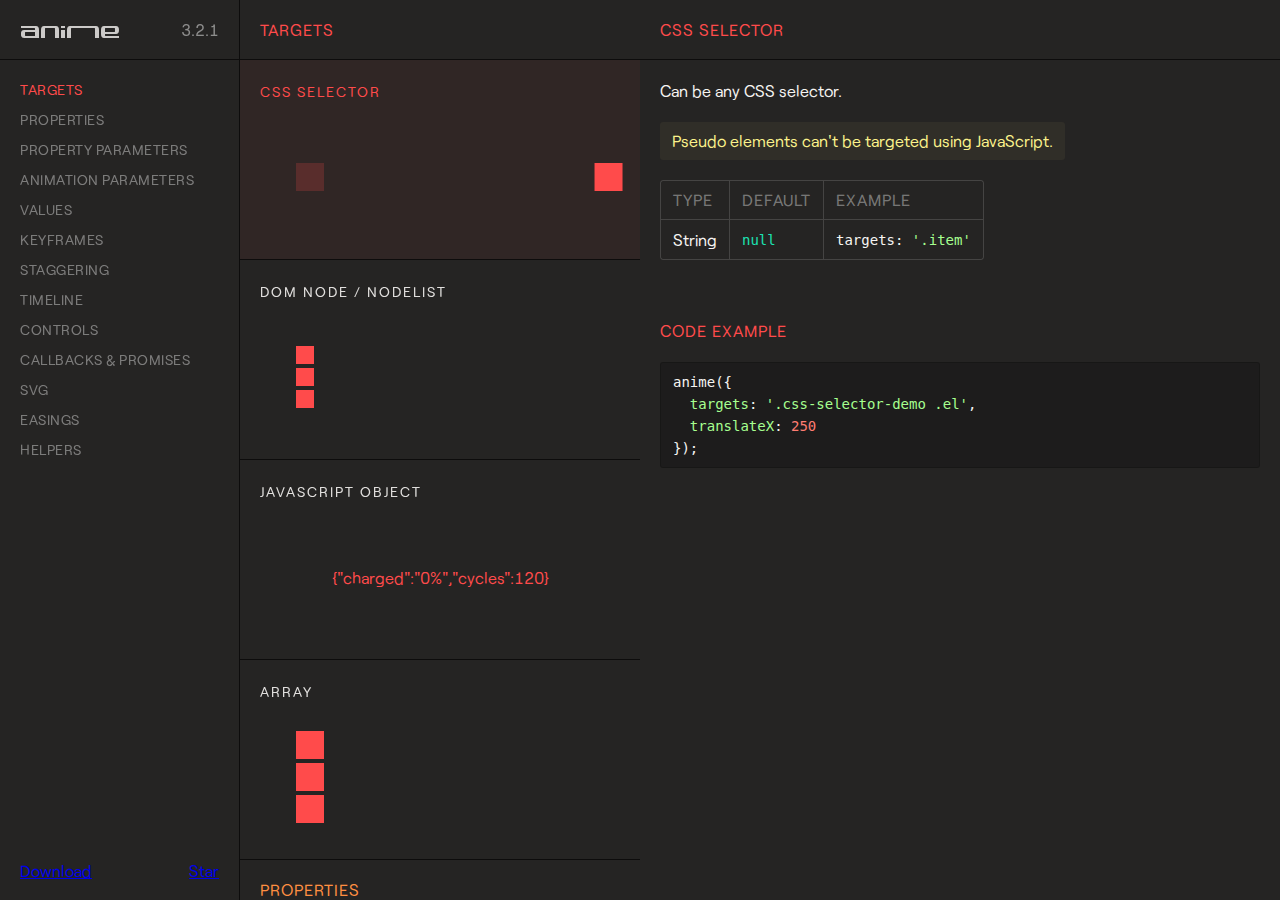
<file: GitHub/Portfolio/Site/assets/bower_components/animejs/documentation/index.html>
<!DOCTYPE html>
<html>
<head>
  <title>Documentation | anime.js</title>
  <meta charset="utf-8">
  <meta name="viewport" content="width=device-width, initial-scale=1, maximum-scale=1">

  <meta property="og:title" content="anime.js">
  <meta property="og:url" content="https://animejs.com">
  <meta property="og:description" content="Javascript animation engine">
  <meta property="og:image" content="https://animejs.com/documentation/assets/img/social-media-image.png">

  <meta name="twitter:card" content="summary_large_image">
  <meta name="twitter:site" content="@juliangarnier">
  <meta name="twitter:creator" content="@juliangarnier">
  <meta name="twitter:title" content="anime.js">
  <meta name="twitter:description" content="Javascript animation engine">
  <meta name="twitter:image" content="https://animejs.com/documentation/assets/img/social-media-image.png">

  <link rel="apple-touch-icon-precomposed" href="assets/img/apple-touch-icon.png">
  <link rel="icon" type="image/png" href="assets/img/favicon.png" >

  <link href="//cloud.typenetwork.com/projects/2160/fontface.css/" rel="stylesheet" type="text/css">

  <link href="assets/css/animejs.css" rel="stylesheet">
  <link href="assets/css/anime-theme.css" rel="stylesheet">
  <link href="assets/css/documentation.css" rel="stylesheet">

  <script src="../lib/anime.min.js"></script>
</head>
<body>
  <div class="content">
    <header class="header">
    <a class="logo" href="https://github.com/juliangarnier/anime/">
      <img class="anime-mini-logo" src="assets/img/anime-mini-logo.svg" />
      <span class="version-number"></span>
    </a>
    </header>
    <section class="pane sidebar">
      <nav class="navigation"></nav>
      <div class="sidebar-info">
        <a class="github-button" href="https://github.com/juliangarnier/anime/archive/master.zip" data-icon="octicon-cloud-download" aria-label="Download juliangarnier/anime on GitHub">Download</a>
        <a class="github-button" href="https://github.com/juliangarnier/anime" data-show-count="true" aria-label="Star juliangarnier/anime on GitHub">Star</a>
      </div>
    </section>
    <section class="pane demos">

<!-- TARGETS -->
<article id="targets" class="color-targets">
  <header>
    <h2 class="demos-title">Targets</h2>
  </header>

<div id="cssSelector" class="demo">
  <h3 class="demo-title">CSS Selector</h3>
  <div class="demo-description">
    <p>Can be any CSS selector.</p>
    <p class="bubble warning">Pseudo elements can't be targeted using JavaScript.</p>
    <table>
      <thead>
        <td>Type</td>
        <td>Default</td>
        <td>Example</td>
      </thead>
      <tr>
        <td>String</td>
        <td><code>null</code></td>
        <td><code>targets: '.item'</code></td>
      </tr>
    </table>
  </div>
  <div class="demo-content css-selector-demo">
    <div class="line">
      <div class="square shadow"></div>
      <div class="square el"></div>
    </div>
  </div>
  <script>var cssSelector = function() {
/*DEMO*/
anime({
  targets: '.css-selector-demo .el',
  translateX: 250
});
/*DEMO*/
}
  </script>

</div>

<div id="domNode" class="demo">
  <h3 class="demo-title">DOM Node / NodeList</h3>
  <div class="demo-description">
    <p>
      Can be any DOM Node or NodeList.
    </p>
    <table>
      <thead>
        <td>Type</td>
        <td>Default</td>
        <td>Example</td>
      </thead>
      <tr>
        <td>DOM Node</td>
        <td><code>null</code></td>
        <td><code>targets: el.querySelector('.item')</code></td>
      </tr>
      <tr>
        <td>NodeList</td>
        <td><code>null</code></td>
        <td><code>targets: el.querySelectorAll('.item')</code></td>
      </tr>
    </table>
  </div>
  <div class="demo-content dom-node-demo">
    <div class="line">
      <div class="small square shadow"></div>
      <div class="small square el"></div>
    </div>
    <div class="line">
      <div class="small square shadow"></div>
      <div class="small square el"></div>
    </div>
    <div class="line">
      <div class="small square shadow"></div>
      <div class="small square el"></div>
    </div>
  </div>
  <script>var domNode = function() {
/*DEMO*/
var elements = document.querySelectorAll('.dom-node-demo .el');

anime({
  targets: elements,
  translateX: 270
});
/*DEMO*/
}
  </script>
</div>

<div id="JSobject" class="demo">
  <h3 class="demo-title">JavaScript Object</h3>
  <div class="demo-description">
    <p>
      A JavaScript Object with at least one property containing a numerical value.
    </p>
    <table>
      <thead>
        <td>Type</td>
        <td>Default</td>
        <td>Example</td>
      </thead>
      <tr>
        <td>Object</td>
        <td><code>null</code></td>
        <td><code>targets: myObjectProp</code></td>
      </tr>
    </table>
  </div>
  <div class="demo-content">
    <pre class="battery-log">{"charged":"0%","cycles":120}</pre>
  </div>
  <script>var JSobject = function() {
/*DEMO*/
var logEl = document.querySelector('.battery-log');

var battery = {
  charged: '0%',
  cycles: 120
}

anime({
  targets: battery,
  charged: '100%',
  cycles: 130,
  round: 1,
  easing: 'linear',
  update: function() {
    logEl.innerHTML = JSON.stringify(battery);
  }
});
/*DEMO*/
}
  </script>
<script>
</script>
</div>

<div id="array" class="demo">
  <h3 class="demo-title">Array</h3>
  <div class="demo-description">
    <p>
      An array containing multiple targets.
    </p>
    <p class="bubble info">
      Accepts mixed types. E.g. <code>['.el', domNode, jsObject]</code>
    </p>
    <table>
      <thead>
        <td>Type</td>
        <td>Default</td>
        <td>Example</td>
      </thead>
      <tr>
        <td>Array</td>
        <td><code>null</code></td>
        <td><code>targets: ['.item', el.getElementById('#thing')]</code></td>
      </tr>
    </table>
  </div>
  <div class="demo-content mixed-array-demo">
    <div class="line">
      <div class="square shadow"></div>
      <div class="square el el-01"></div>
    </div>
    <div class="line">
      <div class="square shadow"></div>
      <div class="square el el-02"></div>
    </div>
    <div class="line">
      <div class="square shadow"></div>
      <div class="square el el-03"></div>
    </div>
  </div>
  <script>var array = function() {
/*DEMO*/
var el = document.querySelector('.mixed-array-demo .el-01');

anime({
  targets: [el, '.mixed-array-demo .el-02', '.mixed-array-demo .el-03'],
  translateX: 250
});
/*DEMO*/
}
  </script>

</div>

</article>
<!-- -->

<!-- ANIMATABLE PROPERTIES -->
<article id="properties" class="color-properties">
<header>
  <h2 class="demos-title">Properties</h2>
</header>

<div id="cssProperties" class="demo">
  <h3 class="demo-title">CSS Properties</h3>
  <div class="demo-description">
    <p>
      Any CSS properties can be animated.
    </p>
    <p class="bubble warning">
      Most CSS properties will cause layout changes or repaint, and will result in choppy animation.
      Prioritize opacity and CSS transforms as much as possible.
    </p>
    <p>More details about accepted values in the <a class="color-values" href="#unitlessValue">values</a> section.</p>
    <table>
      <thead>
        <td>Example</td>
        <td>value</td>
      </thead>
      <tr>
        <td><code>opacity</code></td>
        <td><code>.5</code></td>
      </tr>
      <tr>
        <td><code>left</code></td>
        <td><code>'100px'</code></td>
      </tr>
    </table>
  </div>
  <div class="demo-content css-prop-demo">
    <div class="large square shadow"></div>
    <div class="large square el"></div>
  </div>
  <script>var cssProperties = function() {
/*DEMO*/
anime({
  targets: '.css-prop-demo .el',
  left: '240px',
  backgroundColor: '#FFF',
  borderRadius: ['0%', '50%'],
  easing: 'easeInOutQuad'
});
/*DEMO*/
}
  </script>
</div>

<div id="CSStransforms" class="demo">
  <h3 class="demo-title">CSS Transforms</h3>
  <div class="demo-description">
    <p>
      Animate CSS transforms properties individually.
    </p>
    <p class="bubble info">
      It's possible to specify different timing for each transforms properties, more details in the <a class="color-prop-params" href="#specificPropParameters">specific property parameters</a> section.
    </p>
    <p>More details about accepted values in the <a class="color-values" href="#unitlessValue">values</a> section.</p>
    <table>
      <thead>
        <td>Valid properties</td>
        <td>Default unit</td>
      </thead>
      <tr><td><code>'translateX'</code></td><td><code>'px'</code></td></tr>
      <tr><td><code>'translateY'</code></td><td><code>'px'</code></td></tr>
      <tr><td><code>'translateZ'</code></td><td><code>'px'</code></td></tr>
      <tr><td><code>'rotate'</code></td><td><code>'deg'</code></td></tr>
      <tr><td><code>'rotateX'</code></td><td><code>'deg'</code></td></tr>
      <tr><td><code>'rotateY'</code></td><td><code>'deg'</code></td></tr>
      <tr><td><code>'rotateZ'</code></td><td><code>'deg'</code></td></tr>
      <tr><td><code>'scale'</code></td><td><code>—</code></td></tr>
      <tr><td><code>'scaleX'</code></td><td><code>—</code></td></tr>
      <tr><td><code>'scaleY'</code></td><td><code>—</code></td></tr>
      <tr><td><code>'scaleZ'</code></td><td><code>—</code></td></tr>
      <tr><td><code>'skew'</code></td><td><code>'deg'</code></td></tr>
      <tr><td><code>'skewX'</code></td><td><code>'deg'</code></td></tr>
      <tr><td><code>'skewY'</code></td><td><code>'deg'</code></td></tr>
      <tr><td><code>'perspective'</code></td><td><code>'px'</code></td></tr>
    </table>
  </div>
  <div class="demo-content css-transforms-demo">
    <div class="square shadow"></div>
    <div class="square el"></div>
  </div>
  <script>var CSStransforms = function() {
/*DEMO*/
anime({
  targets: '.css-transforms-demo .el',
  translateX: 250,
  scale: 2,
  rotate: '1turn'
});
/*DEMO*/
}
  </script>
</div>

<div id="JSobjProp" class="demo">
  <h3 class="demo-title">Object properties</h3>
  <div class="demo-description">
    <p>
      Any Object property containing a numerical value can be animated.<br>
      More details about accepted values in the <a class="color-values" href="#unitlessValue">values</a> section.
    </p>
    <table>
      <thead>
        <td>Example</td>
        <td>value</td>
      </thead>
      <tr>
        <td><code>prop1</code></td>
        <td><code>50</code></td>
      </tr>
      <tr>
        <td><code>'prop2'</code></td>
        <td><code>'100%'</code></td>
      </tr>
    </table>
  </div>
  <div class="demo-content">
    <pre class="js-object-log">{"prop1":0,"prop2":"0%"}</pre>
  </div>
  <script>var JSobjProp = function() {
/*DEMO*/
var objPropLogEl = document.querySelector('.js-object-log');

var myObject = {
  prop1: 0,
  prop2: '0%'
}

anime({
  targets: myObject,
  prop1: 50,
  prop2: '100%',
  easing: 'linear',
  round: 1,
  update: function() {
    objPropLogEl.innerHTML = JSON.stringify(myObject);
  }
});
/*DEMO*/
}
  </script>
</div>

<div id="domAttr" class="demo">
  <h3 class="demo-title">DOM Attributes</h3>
  <div class="demo-description">
    <p>
      Any DOM Attributes containing a numerical value can be animated.<br>
      More details about accepted values in the <a class="color-values" href="#unitlessValue">values</a> section.
    </p>
    <table>
      <thead>
        <td>Example</td>
        <td>value</td>
      </thead>
      <tr>
        <td><code>value</code></td>
        <td><code>1000</code></td>
      </tr>
      <tr>
        <td><code>volume</code></td>
        <td><code>0</code></td>
      </tr>
      <tr>
        <td><code>data-custom</code></td>
        <td><code>'3 dogs'</code></td>
      </tr>
    </table>
  </div>
  <div class="demo-content dom-attribute-demo">
    <input class="el text-output" value="0"></input>
  </div>
  <script>var domAttr = function() {
/*DEMO*/
anime({
  targets: '.dom-attribute-demo input',
  value: [0, 1000],
  round: 1,
  easing: 'easeInOutExpo'
});
/*DEMO*/
}
  </script>
</div>

<div id="svgAttr" class="demo">
  <h3 class="demo-title">SVG Attributes</h3>
  <div class="demo-description">
    <p>
      Like any other <a class="color-properties" href="#domAttr">DOM attributes</a>, all SVG attributes containing at least one numerical value can be animated.<br>
      More details about accepted values in the <a class="color-values" href="#unitlessValue">values</a> section and SVG animation in the <a class="color-svg" href="#motionPath">SVG</a> section.
    </p>
    <table>
      <thead>
        <td>Example</td>
        <td>value</td>
      </thead>
      <tr>
        <td><code>points</code></td>
        <td><code>'64 68.64 8.574 100 63.446 67.68 64 4 64.554 67.68 119.426 100'</code></td>
      </tr>
      <tr>
        <td><code>scale</code></td>
        <td><code>1</code></td>
      </tr>
      <tr>
        <td><code>baseFrequency</code></td>
        <td><code>0</code></td>
      </tr>
    </table>
  </div>
  <div class="demo-content align-center svg-attributes-demo">
<svg width="128" height="128" viewBox="0 0 128 128">
  <filter id="displacementFilter">
    <feTurbulence type="turbulence" baseFrequency=".05" numOctaves="2" result="turbulence"/>
    <feDisplacementMap in2="turbulence" in="SourceGraphic" scale="15" xChannelSelector="R" yChannelSelector="G"/>
  </filter>
  <polygon points="64 68.64 8.574 100 63.446 67.68 64 4 64.554 67.68 119.426 100" style="filter: url(#displacementFilter)" fill="currentColor"/>
</svg>
  </div>
  <script>var svgAttr = function() {
  // Needed to reset demo
  var polyEl = document.querySelector('.svg-attributes-demo polygon');
  var feTurbulenceEl = document.querySelector('feTurbulence');
  var feDisplacementMap = document.querySelector('feDisplacementMap');
  polyEl.setAttribute('points', '64 68.64 8.574 100 63.446 67.68 64 4 64.554 67.68 119.426 100');
  feTurbulenceEl.setAttribute('baseFrequency', '.05');
  feDisplacementMap.setAttribute('scale', '15');
/*DEMO*/
anime({
  targets: ['.svg-attributes-demo polygon', 'feTurbulence', 'feDisplacementMap'],
  points: '64 128 8.574 96 8.574 32 64 0 119.426 32 119.426 96',
  baseFrequency: 0,
  scale: 1,
  loop: true,
  direction: 'alternate',
  easing: 'easeInOutExpo'
});
/*DEMO*/
}
  </script>

</div>

</article>
<!-- -->

<!-- PROPERTY PARAMETERS -->
<article id="propertyParameters" class="color-prop-params">
  <header>
    <h2 class="demos-title">Property parameters</h2>
  </header>

<div id="duration" class="demo">
  <h3 class="demo-title">Duration</h3>
  <div class="demo-description">
    <p>
      Defines the duration in milliseconds of the animation.
    </p>
    <table>
      <thead>
        <td>Type</td>
        <td>Default</td>
        <td>Example</td>
      </thead>
      <tr>
        <td>Number</td>
        <td><code>1000</code></td>
        <td><code>3000</code></td>
      </tr>
      <tr>
        <td>anime.stagger</td>
        <td>See <a class="color-staggering" href="#staggeringBasics">staggering</a> section</td>
        <td><code>anime.stagger(150)</code></td>
      </tr>
      <tr>
        <td>Function</td>
        <td>See <a class="color-prop-params" href="#functionBasedParameters">function based parameters</a> section</td>
        <td><code>(el, i) => i * 150</code></td>
      </tr>
    </table>
  </div>
  <div class="demo-content duration-demo">
    <div class="label">3000 ms</div>
    <div class="square shadow"></div>
    <div class="square el"></div>
  </div>
  <script>var duration = function() {
/*DEMO*/
anime({
  targets: '.duration-demo .el',
  translateX: 250,
  duration: 3000
});
/*DEMO*/
}
  </script>
</div>

<div id="delay" class="demo">
  <h3 class="demo-title">Delay</h3>
  <div class="demo-description">
    <p>
      Defines the delay in milliseconds of the animation.
    </p>
    <table>
      <thead>
        <td>Type</td>
        <td>Default</td>
        <td>Example</td>
      </thead>
      <tr>
        <td>Number</td>
        <td><code>0</code></td>
        <td><code>1000</code></td>
      </tr>
      <tr>
        <td>anime.stagger</td>
        <td>See <a class="color-staggering" href="#staggeringBasics">staggering</a> section</td>
        <td><code>anime.stagger(150)</code></td>
      </tr>
      <tr>
        <td>Function</td>
        <td>See <a class="color-prop-params" href="#functionBasedParameters">function based parameters</a> section</td>
        <td><code>(el, i) => i * 150</code></td>
      </tr>
    </table>
  </div>
  <div class="demo-content delay-demo">
    <div class="label">1000 ms</div>
    <div class="square shadow"></div>
    <div class="square el"></div>
  </div>
  <script>var delay = function() {
/*DEMO*/
anime({
  targets: '.delay-demo .el',
  translateX: 250,
  delay: 1000
});
/*DEMO*/
}
  </script>
</div>

<div id="endDelay" class="demo">
  <h3 class="demo-title">end delay</h3>
  <div class="demo-description">
    <p>
      Adds some extra time in milliseconds at the end of the animation.
    </p>
    <table>
      <thead>
        <td>Type</td>
        <td>Default</td>
        <td>Example</td>
      </thead>
      <tr>
        <td>Number</td>
        <td><code>0</code></td>
        <td><code>1000</code></td>
      </tr>
      <tr>
        <td>anime.stagger</td>
        <td>See <a class="color-staggering" href="#staggeringBasics">staggering</a> section</td>
        <td><code>anime.stagger(150)</code></td>
      </tr>
      <tr>
        <td>Function</td>
        <td>See <a class="color-prop-params" href="#functionBasedParameters">function based parameters</a> section</td>
        <td><code>(el, i) => i * 150</code></td>
      </tr>
    </table>
  </div>
  <div class="demo-content end-delay-demo">
    <div class="label">1000 ms</div>
    <div class="square shadow"></div>
    <div class="square el"></div>
  </div>
  <script>var endDelay = function() {
/*DEMO*/
anime({
  targets: '.end-delay-demo .el',
  translateX: 250,
  endDelay: 1000,
  direction: 'alternate'
});
/*DEMO*/
}
  </script>

</div>

<div id="easing" class="demo">
  <h3 class="demo-title">Easing</h3>
  <div class="demo-description">
    <p>
      Defines the timing function of the animation.
    </p>
    <p class="bubble info">
      Check out the <a class="color-easings" href="#linearEasing">easings</a> section for a complete list of available easing and parameters.
    </p>
    <table>
      <thead>
        <td>Type</td>
        <td>Default</td>
        <td>Example</td>
      </thead>
      <tr>
        <td>String</td>
        <td><code>'easeOutElastic(1, .5)'</code></td>
        <td><code>easing: 'easeInOutQuad'</code></td>
      </tr>
    </table>
  </div>
  <div class="demo-content easing-demo">
    <div class="label">easeInOutExpo</div>
    <div class="square shadow"></div>
    <div class="square el"></div>
  </div>
  <script>var easing = function() {
/*DEMO*/
anime({
  targets: '.easing-demo .el',
  translateX: 250,
  easing: 'easeInOutExpo'
});
/*DEMO*/
}
  </script>

</div>

<div id="round" class="demo">
  <h3 class="demo-title">Round</h3>
  <div class="demo-description">
    <p>
      Rounds up the value to x decimals.
    </p>
    <table>
      <thead>
        <td>Type</td>
        <td>Default</td>
        <td>Example</td>
      </thead>
      <tr>
        <td>Number</td>
        <td><code>0</code></td>
        <td><code>round: 10</code></td>
      </tr>
    </table>
  </div>
  <div class="demo-content">
    <pre class="round-log">0</pre>
  </div>
  <script>var round = function() {
/*DEMO*/
var roundLogEl = document.querySelector('.round-log');

anime({
  targets: roundLogEl,
  innerHTML: [0, 10000],
  easing: 'linear',
  round: 10 // Will round the animated value to 1 decimal
});
/*DEMO*/
}
  </script>
</div>

<div id="specificPropParameters" class="demo">
  <h3 class="demo-title">Specific property parameters</h3>
  <div class="demo-description">
    <p>
      Defines specific parameters to each property of the animation using an Object as value.<br>
      Other properties that aren't specified in the Object are inheritted from the main animation.
    </p>
    <table>
      <thead>
        <td>Type</td>
        <td>Example</td>
      </thead>
      <tr>
        <td>Object</td>
<td><code>rotate: {
  value: 360,
  duration: 1800,
  easing: 'easeInOutSine'
}</code></td>
      </tr>
    </table>
  </div>
  <div class="demo-content specific-prop-params-demo">
    <div class="square shadow"></div>
    <div class="square el"></div>
  </div>
  <script>var specificPropParameters = function() {
/*DEMO*/
anime({
  targets: '.specific-prop-params-demo .el',
  translateX: {
    value: 250,
    duration: 800
  },
  rotate: {
    value: 360,
    duration: 1800,
    easing: 'easeInOutSine'
  },
  scale: {
    value: 2,
    duration: 1600,
    delay: 800,
    easing: 'easeInOutQuart'
  },
  delay: 250 // All properties except 'scale' inherit 250ms delay
});
/*DEMO*/
}
  </script>

</div>

<div id="functionBasedParameters" class="demo">
  <h3 class="demo-title">Function based parameters</h3>
  <div class="demo-description">
    <p>
      Get different values for every target and property of the animation.
    </p>
    <p>
      The function accepts 3 arguments:
    </p>
    <table>
      <thead>
        <td>Arguments</td>
        <td>Infos</td>
      </thead>
      <tr>
        <td><code>target</code></td>
        <td>The curent animated targeted element</td>
      </tr>
      <tr>
        <td><code>index</code></td>
        <td>The index of the animated targeted element</td>
      </tr>
      <tr>
        <td><code>targetsLength</code></td>
        <td>The total number of animated targets</td>
      </tr>
    </table>
    <p class="bubble info">
      See <a class="color-staggering" href="#staggeringBasics">staggering</a> section for easier values manipulation.
    </p>
  </div>
  <div class="demo-content function-based-params-demo">
    <div class="line">
      <div class="small label">delay = 0 * 100</div>
      <div class="small square shadow"></div>
      <div class="small square el"></div>
    </div>
    <div class="line">
      <div class="small label">delay = 1 * 100</div>
      <div class="small square shadow"></div>
      <div class="small square el"></div>
    </div>
    <div class="line">
      <div class="small label">delay = 2 * 100</div>
      <div class="small square shadow"></div>
      <div class="small square el"></div>
    </div>
  </div>
  <script>var functionBasedParameters = function() {
/*DEMO*/
anime({
  targets: '.function-based-params-demo .el',
  translateX: 270,
  direction: 'alternate',
  loop: true,
  delay: function(el, i, l) {
    return i * 100;
  },
  endDelay: function(el, i, l) {
    return (l - i) * 100;
  }
});
/*DEMO*/
}
  </script>

</div>

</article>
<!-- -->

<!-- ANIMATION PARAMETERS -->
<article id="animationParameters" class="color-anim-params">
  <header>
    <h2 class="demos-title">Animation parameters</h2>
  </header>

<div id="direction" class="demo">
  <h3 class="demo-title">Direction</h3>
  <div class="demo-description">
    <p>
      Defines the direction of the animation.
    </p>
    <table>
      <thead>
        <td>Accepts</td>
        <td>Infos</td>
      </thead>
      <tr>
        <td><code>'normal'</code></td>
        <td>Animation progress goes from 0 to 100%</td>
      </tr>
      <tr>
        <td><code>'reverse'</code></td>
        <td>Animation progress goes from 100% to 0%</td>
      </tr>
      <tr>
        <td><code>'alternate'</code></td>
        <td>Animation progress goes from 0% to 100% then goes back to 0%</td>
      </tr>
    </table>
  </div>
  <div class="demo-content">
    <div class="line">
      <div class="label">normal</div>
      <div class="square shadow"></div>
      <div class="square el dir-normal"></div>
    </div>
    <div class="line">
      <div class="label">reverse</div>
      <div class="square shadow"></div>
      <div class="square el dir-reverse"></div>
    </div>
    <div class="line">
      <div class="label">alternate</div>
      <div class="square shadow"></div>
      <div class="square el dir-alternate"></div>
    </div>
  </div>
  <script>var direction = function() {
/*DEMO*/
anime({
  targets: '.dir-normal',
  translateX: 250,
  easing: 'easeInOutSine'
});

anime({
  targets: '.dir-reverse',
  translateX: 250,
  direction: 'reverse',
  easing: 'easeInOutSine'
});

anime({
  targets: '.dir-alternate',
  translateX: 250,
  direction: 'alternate',
  easing: 'easeInOutSine'
});
/*DEMO*/
}
  </script>

</div>

<div id="loop" class="demo">
  <h3 class="demo-title">Loop</h3>
  <div class="demo-description">
    <p>
      Defines the number of iterations of your animation.
    </p>
    <table>
      <thead>
        <td>Accepts</td>
        <td>Infos</td>
      </thead>
      <tr>
        <td><code>Number</code></td>
        <td>The number of iterations</td>
      </tr>
      <tr>
        <td><code>true</code></td>
        <td>Loop indefinitely</td>
      </tr>
    </table>
  </div>
  <div class="demo-content">
    <div class="line">
      <div class="small label">normal 3 times</div>
      <div class="small square shadow"></div>
      <div class="small square el loop"></div>
    </div>
    <div class="line">
      <div class="small label">reverse 3 times</div>
      <div class="small square shadow"></div>
      <div class="small square el loop-reverse"></div>
    </div>
    <div class="line">
      <div class="small label">alternate 3 times</div>
      <div class="small square shadow"></div>
      <div class="small square el loop-alternate"></div>
    </div>
    <div class="line">
      <div class="small label">normal inifinite</div>
      <div class="small square shadow"></div>
      <div class="small square el loop-infinity"></div>
    </div>
    <div class="line">
      <div class="small label">inifinite reverse</div>
      <div class="small square shadow"></div>
      <div class="small square el loop-reverse-infinity"></div>
    </div>
    <div class="line">
      <div class="small label">inifinite alternate</div>
      <div class="small square shadow"></div>
      <div class="small square el loop-alternate-infinity"></div>
    </div>
  </div>
  <script>var loop = function() {
/*DEMO*/
anime({
  targets: '.loop',
  translateX: 270,
  loop: 3,
  easing: 'easeInOutSine'
});

anime({
  targets: '.loop-infinity',
  translateX: 270,
  loop: true,
  easing: 'easeInOutSine'
});

anime({
  targets: '.loop-reverse',
  translateX: 270,
  loop: 3,
  direction: 'reverse',
  easing: 'easeInOutSine'
});

anime({
  targets: '.loop-reverse-infinity',
  translateX: 270,
  direction: 'reverse',
  loop: true,
  easing: 'easeInOutSine'
});

anime({
  targets: '.loop-alternate',
  translateX: 270,
  loop: 3,
  direction: 'alternate',
  easing: 'easeInOutSine'
});

anime({
  targets: '.loop-alternate-infinity',
  translateX: 270,
  direction: 'alternate',
  loop: true,
  easing: 'easeInOutSine'
});
/*DEMO*/
}
  </script>
</div>

<div id="autoplay" class="demo">
  <h3 class="demo-title">Autoplay</h3>
  <div class="demo-description">
    <p>
      Defines if the animation should automatically starts or not.
    </p>
    <table>
      <thead>
        <td>Accepts</td>
        <td>Infos</td>
      </thead>
      <tr>
        <td><code>true</code></td>
        <td>Automatically starts the animation</td>
      </tr>
      <tr>
        <td><code>false</code></td>
        <td>Animation is paused by default</td>
      </tr>
    </table>
  </div>
  <div class="demo-content">
    <div class="line">
      <div class="label">autoplay: true</div>
      <div class="square shadow"></div>
      <div class="square el autoplay-true"></div>
    </div>
    <div class="line">
      <div class="label">autoplay: false</div>
      <div class="square shadow"></div>
      <div class="square el autoplay-false"></div>
    </div>
  </div>
  <script>var autoplay = function() {
/*DEMO*/
anime({
  targets: '.autoplay-true',
  translateX: 250,
  autoplay: true,
  easing: 'easeInOutSine'
});

anime({
  targets: '.autoplay-false',
  translateX: 250,
  autoplay: false,
  easing: 'easeInOutSine'
});
/*DEMO*/
}
  </script>
</div>

</article>
<!-- -->

<!-- VALUES -->
<article id="values" class="color-values">
<header>
  <h2 class="demos-title">Values</h2>
</header>

<div id="unitlessValue" class="demo">
  <h3 class="demo-title">Unitless</h3>
  <div class="demo-description">
    <p>
      If the original value has a unit, it will be automatically added to the animated value.
    </p>
    <table>
      <thead>
        <td>Type</td>
        <td>Example</td>
      </thead>
      <tr>
        <td>Number</td>
        <td><code>translateX: 250</code></td>
      </tr>
    </table>
  </div>
  <div class="demo-content unitless-values-demo">
    <div class="circle shadow"></div>
    <div class="circle el"></div>
  </div>
  <script>var unitlessValue = function() {
/*DEMO*/
anime({
  targets: '.unitless-values-demo .el',
  translateX: 250, // -> '250px'
  rotate: 540 // -> '540deg'
});
/*DEMO*/
}
  </script>

</div>

<div id="specificUnitValue" class="demo">
  <h3 class="demo-title">Specific unit</h3>
  <div class="demo-description">
    <p>
      Forces the animation to use a certain unit and will automatically convert the initial target value.
    </p>
    <p class="bubble warning">
      Conversion accuracy can vary depending of the unit used.<br>
      You can also define the initial value of the animation directly using an array, see the <a href="#fromToValues" class="color-values">from to values</a> section.
    </p>
    <table>
      <thead>
        <td>Type</td>
        <td>Example</td>
      </thead>
      <tr>
        <td>String</td>
        <td><code>width: '100%'</code></td>
      </tr>
    </table>
  </div>
  <div class="demo-content specific-unit-values-demo">
    <div class="square shadow"></div>
    <div class="square el"></div>
  </div>
  <script>var specificUnitValue = function() {
/*DEMO*/
anime({
  targets: '.specific-unit-values-demo .el',
  width: '100%', // -> from '28px' to '100%',
  easing: 'easeInOutQuad',
  direction: 'alternate',
  loop: true
});
/*DEMO*/
}
  </script>

</div>

<div id="relativeValues" class="demo">
  <h3 class="demo-title">Relative</h3>
  <div class="demo-description">
    <p>
      Adds, substracts or multiplies the original value.
    </p>
    <table>
      <thead>
        <td>Accepts</td>
        <td>Effect</td>
        <td>Example</td>
      </thead>
      <tr>
        <td><code>'+='</code></td>
        <td>Add</td>
        <td><code>'+=100'</code></td>
      </tr>
      <tr>
        <td><code>'-='</code></td>
        <td>Substract</td>
        <td><code>'-=2turn'</code></td>
      </tr>
      <tr>
        <td><code>'*='</code></td>
        <td>Multiply</td>
        <td><code>'*=10'</code></td>
      </tr>
    </table>
  </div>
  <div class="demo-content">
    <div class="circle shadow"></div>
    <div class="circle el relative-values"></div>
  </div>
  <script>var relativeValues = function() {
/*DEMO*/
var relativeEl = document.querySelector('.el.relative-values');
relativeEl.style.transform = 'translateX(100px)';

anime({
  targets: '.el.relative-values',
  translateX: {
    value: '*=2.5', // 100px * 2.5 = '250px'
    duration: 1000
  },
  width: {
    value: '-=20px', // 28 - 20 = '8px'
    duration: 1800,
    easing: 'easeInOutSine'
  },
  rotate: {
    value: '+=2turn', // 0 + 2 = '2turn'
    duration: 1800,
    easing: 'easeInOutSine'
  },
  direction: 'alternate'
});
/*DEMO*/
}
  </script>

</div>

<div id="colors" class="demo">
  <h3 class="demo-title">Colors</h3>
  <div class="demo-description">
    <p>
      <i>anime.js</i> accepts and converts Hexadecimal, RGB, RGBA, HSL, and HSLA color values.
    </p>
    <p class="bubble warning">
      CSS color codes ( e.g. : <code>'red', 'yellow', 'aqua'</code> ) are not supported.
    </p>
    <table>
      <thead>
        <td>Accepts</td>
        <td>Example</td>
      </thead>
      <tr>
        <td>Hexadecimal</td>
        <td><code>'#FFF'</code> or <code>'#FFFFFF'</code></td>
      </tr>
      <tr>
        <td>RGB</td>
        <td><code>'rgb(255, 255, 255)'</code></td>
      </tr>
      <tr>
        <td>RGBA</td>
        <td><code>'rgba(255, 255, 255, .2)'</code></td>
      </tr>
      <tr>
        <td>HSL</td>
        <td><code>'hsl(0, 100%, 100%)'</code></td>
      </tr>
      <tr>
        <td>HSLA</td>
        <td><code>'hsla(0, 100%, 100%, .2)'</code></td>
      </tr>
    </table>
  </div>
  <div class="demo-content colors-demo">
    <div class="line">
      <div class="small label">HEX</div>
      <div class="small circle shadow"></div>
      <div class="small circle el color-hex"></div>
    </div>
    <div class="line">
      <div class="small label">RGB</div>
      <div class="small circle shadow"></div>
      <div class="small circle el color-rgb"></div>
    </div>
    <div class="line">
      <div class="small label">HSL</div>
      <div class="small circle shadow"></div>
      <div class="small circle el color-hsl"></div>
    </div>
    <div class="line">
      <div class="small label">RGBA</div>
      <div class="small circle shadow"></div>
      <div class="small circle el color-rgba"></div>
    </div>
    <div class="line">
      <div class="small label">HSLA</div>
      <div class="small circle shadow"></div>
      <div class="small circle el color-hsla"></div>
    </div>
  </div>
  <script>var colors = function() {
/*DEMO*/
var colorsExamples = anime.timeline({
  endDelay: 1000,
  easing: 'easeInOutQuad',
  direction: 'alternate',
  loop: true
})
.add({ targets: '.color-hex',  background: '#FFF' }, 0)
.add({ targets: '.color-rgb',  background: 'rgb(255,255,255)' }, 0)
.add({ targets: '.color-hsl',  background: 'hsl(0, 100%, 100%)' }, 0)
.add({ targets: '.color-rgba', background: 'rgba(255,255,255, .2)' }, 0)
.add({ targets: '.color-hsla', background: 'hsla(0, 100%, 100%, .2)' }, 0)
.add({ targets: '.colors-demo .el', translateX: 270 }, 0);
/*DEMO*/
}
  </script>

</div>

<div id="fromToValues" class="demo">
  <h3 class="demo-title">From To</h3>
  <div class="demo-description">
    <p>
      Forces the animation to start at a specified value.
    </p>
    <table>
      <thead>
        <td>Type</td>
        <td>Example</td>
      </thead>
      <tr>
        <td><code>Array</code></td>
        <td><code>['50%', '100%']</code></td>
      </tr>
    </table>
  </div>
  <div class="demo-content">
    <div class="circle shadow"></div>
    <div class="circle el from-to-values"></div>
  </div>
  <script>var fromToValues = function() {
/*DEMO*/
anime({
  targets: '.el.from-to-values',
  translateX: [100, 250], // from 100 to 250
  delay: 500,
  direction: 'alternate',
  loop: true
});
/*DEMO*/
}
  </script>

</div>

<div id="functionBasedPropVal" class="demo">
  <h3 class="demo-title">Function based values</h3>
  <div class="demo-description">
    <p>
      Get different values for every target and property of the animation.
    </p>
    <p>
      The function accepts 3 arguments:
    </p>
    <table>
      <thead>
        <td>Arguments</td>
        <td>Infos</td>
      </thead>
      <tr>
        <td><code>target</code></td>
        <td>The curently animated targeted element</td>
      </tr>
      <tr>
        <td><code>index</code></td>
        <td>The index of the animated targeted element</td>
      </tr>
      <tr>
        <td><code>targetsLength</code></td>
        <td>The total number of animated targets</td>
      </tr>
    </table>
  </div>
  <div class="demo-content function-based-values-demo">
    <div class="line">
      <div class="small circle shadow"></div>
      <div data-x="170" class="small circle el"></div>
    </div>
    <div class="line">
      <div class="small circle shadow"></div>
      <div data-x="80" class="small circle el"></div>
    </div>
    <div class="line">
      <div class="small circle shadow"></div>
      <div data-x="270" class="small circle el"></div>
    </div>
  </div>
  <script>var functionBasedPropVal = function() {
/*DEMO*/
anime({
  targets: '.function-based-values-demo .el',
  translateX: function(el) {
    return el.getAttribute('data-x');
  },
  translateY: function(el, i) {
    return 50 + (-50 * i);
  },
  scale: function(el, i, l) {
    return (l - i) + .25;
  },
  rotate: function() { return anime.random(-360, 360); },
  borderRadius: function() { return ['50%', anime.random(10, 35) + '%']; },
  duration: function() { return anime.random(1200, 1800); },
  delay: function() { return anime.random(0, 400); },
  direction: 'alternate',
  loop: true
});
/*DEMO*/
}
  </script>

</div>

</article>
<!-- -->

<!-- KEYFRAMES -->
<article id="keyframes" class="color-keyframes">
<header>
  <h2 class="demos-title">Keyframes</h2>
</header>

<div id="animationKeyframes" class="demo">
  <h3 class="demo-title">Animation keyframes</h3>
  <div class="demo-description">
    <p>
      Animation keyframes are defined using an Array, within the <code>keyframes</code> property.
    </p>
    <p class="bubble info">
      If there is no duration specified inside the keyframes, each keyframe duration will be equal to the animation's total duration divided by the number of keyframes.
    </p>
    <table>
      <thead>
        <td>Type</td>
        <td>Example</td>
      </thead>
      <tr>
        <td><code>Array</code></td>
        <td><code>[
  {value: 100, easing: 'easeOutExpo'},
  {value: 200, delay: 500},
  {value: 300, duration: 1000}
]</code></td>
      </tr>
    </table>
  </div>
  <div class="demo-content animation-keyframes-demo">
    <div class="circle shadow"></div>
    <div class="circle el keyframes"></div>
  </div>
  <script>var animationKeyframes = function() {
/*DEMO*/
anime({
  targets: '.animation-keyframes-demo .el',
  keyframes: [
    {translateY: -40},
    {translateX: 250},
    {translateY: 40},
    {translateX: 0},
    {translateY: 0}
  ],
  duration: 4000,
  easing: 'easeOutElastic(1, .8)',
  loop: true
});
/*DEMO*/
}
  </script>
</div>

<div id="propertyKeyframes" class="demo">
  <h3 class="demo-title">Property keyframes</h3>
  <div class="demo-description">
    <p>
      Similar to <a class="color-keyframes" href="#animationKeyframes">animation keyframes</a>, property keyframes are defined using an Array of property Object. Property keyframes allow overlapping animations since each property have its own keyframes array.
    </p>
    <p class="bubble info">
      If there is no duration specified inside the keyframes, each keyframe duration will be equal to the animation's total duration divided by the number of keyframes.
    </p>
    <table>
      <thead>
        <td>Type</td>
        <td>Example</td>
      </thead>
      <tr>
        <td><code>Array</code></td>
        <td><code>[
  {value: 100, easing: 'easeOutExpo'},
  {value: 200, delay: 500},
  {value: 300, duration: 1000}
]</code></td>
      </tr>
    </table>
  </div>
  <div class="demo-content property-keyframes-demo">
    <div class="circle shadow"></div>
    <div class="circle el keyframes"></div>
  </div>
  <script>var propertyKeyframes = function() {
/*DEMO*/
anime({
  targets: '.property-keyframes-demo .el',
  translateX: [
    { value: 250, duration: 1000, delay: 500 },
    { value: 0, duration: 1000, delay: 500 }
  ],
  translateY: [
    { value: -40, duration: 500 },
    { value: 40, duration: 500, delay: 1000 },
    { value: 0, duration: 500, delay: 1000 }
  ],
  scaleX: [
    { value: 4, duration: 100, delay: 500, easing: 'easeOutExpo' },
    { value: 1, duration: 900 },
    { value: 4, duration: 100, delay: 500, easing: 'easeOutExpo' },
    { value: 1, duration: 900 }
  ],
  scaleY: [
    { value: [1.75, 1], duration: 500 },
    { value: 2, duration: 50, delay: 1000, easing: 'easeOutExpo' },
    { value: 1, duration: 450 },
    { value: 1.75, duration: 50, delay: 1000, easing: 'easeOutExpo' },
    { value: 1, duration: 450 }
  ],
  easing: 'easeOutElastic(1, .8)',
  loop: true
});
/*DEMO*/
}
  </script>
</div>

</article>
<!-- -->

<!-- STAGGERING -->
<article id="staggering" class="color-staggering">
<header>
  <h2 class="demos-title">Staggering</h2>
</header>

<div id="staggeringBasics" class="demo">
  <h3 class="demo-title">Staggering basics</h3>
  <div class="demo-description">
    <p>
      Staggering allows you to animate multiple elements with <a href="https://en.wikipedia.org/wiki/Follow_through_and_overlapping_action">follow through and overlapping action</a>.
    </p>
    <pre><code>anime.stagger(value, options)</code></pre>
    <table>
      <thead>
        <td>Arguments</td>
        <td>Type</td>
        <td>Info</td>
        <td>Required</td>
      </thead>
      <tr>
        <td>Value</td>
        <td><code>Number</code>, <code>String</code>, <code>Array</code></td>
        <td>The manipulated value(s)</td>
        <td>Yes</td>
      </tr>
      <tr>
        <td>Options</td>
        <td><code>Object</code></td>
        <td>Stagger parameters</td>
        <td>No</td>
      </tr>
    </table>
  </div>
  <div class="demo-content basic-staggering-demo">
    <div class="line">
      <div class="label">delay = (100 * 0) ms</div>
      <div class="small square shadow"></div>
      <div class="small square el"></div>
    </div>
    <div class="line">
      <div class="label">delay = (100 * 1) ms</div>
      <div class="small square shadow"></div>
      <div class="small square el"></div>
    </div>
    <div class="line">
      <div class="label">delay = (100 * 2) ms</div>
      <div class="small square shadow"></div>
      <div class="small square el"></div>
    </div>
    <div class="line">
      <div class="label">delay = (100 * 3) ms</div>
      <div class="small square shadow"></div>
      <div class="small square el"></div>
    </div>
    <div class="line">
      <div class="label">delay = (100 * 4) ms</div>
      <div class="small square shadow"></div>
      <div class="small square el"></div>
    </div>
    <div class="line">
      <div class="label">delay = (100 * 5) ms</div>
      <div class="small square shadow"></div>
      <div class="small square el"></div>
    </div>
  </div>
  <script>var staggeringBasics = function() {
/*DEMO*/
anime({
  targets: '.basic-staggering-demo .el',
  translateX: 270,
  delay: anime.stagger(100) // increase delay by 100ms for each elements.
});
/*DEMO*/
}
  </script>
</div>

<div id="staggeringStartValue" class="demo">
  <h3 class="demo-title">Start value</h3>
  <div class="demo-description">
    <p>
      Starts the staggering effect from a specific value.
    </p>
    <pre><code>anime.stagger(value, {start: startValue})</code></pre>
    <table>
      <thead>
        <td>Types</td>
        <td>Info</td>
      </thead>
      <tr>
        <td><code>Number</code>, <code>String</code>
        <td>Same as propety values, see <a href="#unitlessValue" class="color-values">values section</a></td>
      </tr>
    </table>
  </div>
  <div class="demo-content staggering-start-value-demo">
    <div class="line">
      <div class="label">delay = 500 + (100 * 0) ms</div>
      <div class="small square shadow"></div>
      <div class="small square el"></div>
    </div>
    <div class="line">
      <div class="label">delay = 500 + (100 * 1) ms</div>
      <div class="small square shadow"></div>
      <div class="small square el"></div>
    </div>
    <div class="line">
      <div class="label">delay = 500 + (100 * 2) ms</div>
      <div class="small square shadow"></div>
      <div class="small square el"></div>
    </div>
    <div class="line">
      <div class="label">delay = 500 + (100 * 3) ms</div>
      <div class="small square shadow"></div>
      <div class="small square el"></div>
    </div>
    <div class="line">
      <div class="label">delay = 500 + (100 * 4) ms</div>
      <div class="small square shadow"></div>
      <div class="small square el"></div>
    </div>
    <div class="line">
      <div class="label">delay = 500 + (100 * 5) ms</div>
      <div class="small square shadow"></div>
      <div class="small square el"></div>
    </div>
  </div>
  <script>var staggeringStartValue = function() {
/*DEMO*/
anime({
  targets: '.staggering-start-value-demo .el',
  translateX: 270,
  delay: anime.stagger(100, {start: 500}) // delay starts at 500ms then increase by 100ms for each elements.
});
/*DEMO*/
}
  </script>
</div>

<div id="rangeValueStaggering" class="demo">
  <h3 class="demo-title">Range value</h3>
  <div class="demo-description">
    <p>
      Distributes evenly values between two numbers.
    </p>
    <pre><code>anime.stagger([startValue, endValue])</code></pre>
    <table>
      <thead>
        <td>Type</td>
        <td>Info</td>
      </thead>
      <tr>
        <td><code>'easingName'</code></td>
        <td>All valid easing names are accepted, see <a href="#easings" class="color-easings">easings section</a></td>
      </tr>
      <tr>
        <td><code>function(i)</code></td>
        <td>Custom easing function, see <a href="#customEasing" class="color-easings">custom easings section</a></td>
      </tr>
    </table>
  </div>
  <div class="demo-content range-value-staggering-demo">
    <div class="line">
      <div class="label">rotate = -360 + ((360 - (-360)) / 5) * 0</div>
      <div class="small square shadow"></div>
      <div class="small square el"></div>
    </div>
    <div class="line">
      <div class="label">rotate = -360 + ((360 - (-360)) / 5) * 1</div>
      <div class="small square shadow"></div>
      <div class="small square el"></div>
    </div>
    <div class="line">
      <div class="label">rotate = -360 + ((360 - (-360)) / 5) * 2</div>
      <div class="small square shadow"></div>
      <div class="small square el"></div>
    </div>
    <div class="line">
      <div class="label">rotate = -360 + ((360 - (-360)) / 5) * 3</div>
      <div class="small square shadow"></div>
      <div class="small square el"></div>
    </div>
    <div class="line">
      <div class="label">rotate = -360 + ((360 - (-360)) / 5) * 4</div>
      <div class="small square shadow"></div>
      <div class="small square el"></div>
    </div>
    <div class="line">
      <div class="label">rotate = -360 + ((360 - (-360)) / 5) * 5</div>
      <div class="small square shadow"></div>
      <div class="small square el"></div>
    </div>
  </div>
  <script>var rangeValueStaggering = function() {
/*DEMO*/
anime({
  targets: '.range-value-staggering-demo .el',
  translateX: 270,
  rotate: anime.stagger([-360, 360]), // rotation will be distributed from -360deg to 360deg evenly between all elements
  easing: 'easeInOutQuad'
});
/*DEMO*/
}
  </script>
</div>

<div id="staggeringFrom" class="demo">
  <h3 class="demo-title">From value</h3>
  <div class="demo-description">
    <p>
      Starts the stagger effect from a specific position.
    </p>
    <pre><code>anime.stagger(value, {from: startingPosition})</code></pre>
    <table>
      <thead>
        <td>Options</td>
        <td>Type</td>
        <td>Info</td>
      </thead>
      <tr>
        <td><code>'first'</code> (default)</td>
        <td><code>'string'</code></td>
        <td>Start the effect from the first element</td>
      </tr>
      <tr>
        <td><code>'last'</code></td>
        <td><code>'string'</code></td>
        <td>Start the effect from the last element</td>
      </tr>
      <tr>
        <td><code>'center'</code></td>
        <td><code>'string'</code></td>
        <td>Start the effect from the center</td>
      </tr>
      <tr>
        <td><code>index</code></td>
        <td><code>number</code></td>
        <td>Start the effect from the specified index</td>
      </tr>
    </table>
  </div>
  <div class="demo-content staggering-from-demo">
    <div class="line">
      <div class="small square shadow"></div>
      <div class="small square el"></div>
    </div>
    <div class="line">
      <div class="small square shadow"></div>
      <div class="small square el"></div>
    </div>
    <div class="line">
      <div class="small square shadow"></div>
      <div class="small square el"></div>
    </div>
    <div class="line">
      <div class="small square shadow"></div>
      <div class="small square el"></div>
    </div>
    <div class="line">
      <div class="small square shadow"></div>
      <div class="small square el"></div>
    </div>
    <div class="line">
      <div class="small square shadow"></div>
      <div class="small square el"></div>
    </div>
  </div>
  <script>var staggeringFrom = function() {
/*DEMO*/
anime({
  targets: '.staggering-from-demo .el',
  translateX: 270,
  delay: anime.stagger(100, {from: 'center'})
});
/*DEMO*/
}
  </script>
</div>

<div id="staggeringDirection" class="demo">
  <h3 class="demo-title">Direction</h3>
  <div class="demo-description">
    <p>
      Changes the order in which the stagger operates.
    </p>
    <pre><code>anime.stagger(value, {direction: 'reverse'})</code></pre>
    <table>
      <thead>
        <td>Options</td>
        <td>Info</td>
      </thead>
      <tr>
        <td><code>'normal'</code> (default)</td>
        <td>Normal staggering, from the first element to the last</td>
      </tr>
      <tr>
        <td><code>'reverse'</code></td>
        <td>Reversed staggering, from the last element to the first</td>
      </tr>
    </table>
  </div>
  <div class="demo-content staggering-direction-demo">
    <div class="line">
      <div class="small square shadow"></div>
      <div class="small square el"></div>
    </div>
    <div class="line">
      <div class="small square shadow"></div>
      <div class="small square el"></div>
    </div>
    <div class="line">
      <div class="small square shadow"></div>
      <div class="small square el"></div>
    </div>
    <div class="line">
      <div class="small square shadow"></div>
      <div class="small square el"></div>
    </div>
    <div class="line">
      <div class="small square shadow"></div>
      <div class="small square el"></div>
    </div>
    <div class="line">
      <div class="small square shadow"></div>
      <div class="small square el"></div>
    </div>
  </div>
  <script>var staggeringDirection = function() {
/*DEMO*/
anime({
  targets: '.staggering-direction-demo .el',
  translateX: 270,
  delay: anime.stagger(100, {direction: 'reverse'})
});
/*DEMO*/
}
  </script>
</div>

<div id="staggeringEasing" class="demo">
  <h3 class="demo-title">Easing</h3>
  <div class="demo-description">
    <p>
      Stagger values using an easing function.
    </p>
    <pre><code>anime.stagger(value, {easing: 'easingName'})</code></pre>
    <table>
      <thead>
        <td>Type</td>
        <td>Info</td>
      </thead>
      <tr>
        <td><code>'string'</code></td>
        <td>All valid <a href="#easings" class="color-easings">easing names</a> are accepted</td>
      </tr>
      <tr>
        <td><code>function(i)</code></td>
        <td>Use your own <a href="#customEasing" class="color-easings">custom easings function</a></td>
      </tr>
    </table>
  </div>
  <div class="demo-content staggering-easing-demo">
    <div class="line">
      <div class="small square shadow"></div>
      <div class="small square el"></div>
    </div>
    <div class="line">
      <div class="small square shadow"></div>
      <div class="small square el"></div>
    </div>
    <div class="line">
      <div class="small square shadow"></div>
      <div class="small square el"></div>
    </div>
    <div class="line">
      <div class="small square shadow"></div>
      <div class="small square el"></div>
    </div>
    <div class="line">
      <div class="small square shadow"></div>
      <div class="small square el"></div>
    </div>
    <div class="line">
      <div class="small square shadow"></div>
      <div class="small square el"></div>
    </div>
  </div>
  <script>var staggeringEasing = function() {
/*DEMO*/
anime({
  targets: '.staggering-easing-demo .el',
  translateX: 270,
  delay: anime.stagger(300, {easing: 'easeOutQuad'})
});
/*DEMO*/
}
  </script>
</div>

<div id="gridStaggering" class="demo">
  <h3 class="demo-title">Grid</h3>
  <div class="demo-description">
    <p>
      Staggering values based a 2D array that allow "ripple" effects.
    </p>
    <pre><code>anime.stagger(value, {grid: [rows, columns]})</code></pre>
    <table>
      <thead>
        <td>Type</td>
        <td>Info</td>
      </thead>
      <tr>
        <td><code>array</code></td>
        <td>A 2 items array, the first value is the number of rows, the second the number of columns</td>
      </tr>
    </table>
  </div>
  <div class="demo-content staggering-grid-demo">
    <div class="grid">
      <div class="small square el"></div>
      <div class="small square el"></div>
      <div class="small square el"></div>
      <div class="small square el"></div>
      <div class="small square el"></div>
      <div class="small square el"></div>
      <div class="small square el"></div>
      <div class="small square el"></div>
      <div class="small square el"></div>
      <div class="small square el"></div>
      <div class="small square el"></div>
      <div class="small square el"></div>
      <div class="small square el"></div>
      <div class="small square el"></div>
      <div class="small square el"></div>
      <div class="small square el"></div>
      <div class="small square el"></div>
      <div class="small square el"></div>
      <div class="small square el"></div>
      <div class="small square el"></div>
      <div class="small square el"></div>
      <div class="small square el"></div>
      <div class="small square el"></div>
      <div class="small square el"></div>
      <div class="small square el"></div>
      <div class="small square el"></div>
      <div class="small square el"></div>
      <div class="small square el"></div>
      <div class="small square el"></div>
      <div class="small square el"></div>
      <div class="small square el"></div>
      <div class="small square el"></div>
      <div class="small square el"></div>
      <div class="small square el"></div>
      <div class="small square el"></div>
      <div class="small square el"></div>
      <div class="small square el"></div>
      <div class="small square el"></div>
      <div class="small square el"></div>
      <div class="small square el"></div>
      <div class="small square el"></div>
      <div class="small square el"></div>
      <div class="small square el"></div>
      <div class="small square el"></div>
      <div class="small square el"></div>
      <div class="small square el"></div>
      <div class="small square el"></div>
      <div class="small square el"></div>
      <div class="small square el"></div>
      <div class="small square el"></div>
      <div class="small square el"></div>
      <div class="small square el"></div>
      <div class="small square el"></div>
      <div class="small square el"></div>
      <div class="small square el"></div>
      <div class="small square el"></div>
      <div class="small square el"></div>
      <div class="small square el"></div>
      <div class="small square el"></div>
      <div class="small square el"></div>
      <div class="small square el"></div>
      <div class="small square el"></div>
      <div class="small square el"></div>
      <div class="small square el"></div>
      <div class="small square el"></div>
      <div class="small square el"></div>
      <div class="small square el"></div>
      <div class="small square el"></div>
      <div class="small square el"></div>
      <div class="small square el"></div>
    </div>
    <div class="grid shadow">
      <div class="small square"></div>
      <div class="small square"></div>
      <div class="small square"></div>
      <div class="small square"></div>
      <div class="small square"></div>
      <div class="small square"></div>
      <div class="small square"></div>
      <div class="small square"></div>
      <div class="small square"></div>
      <div class="small square"></div>
      <div class="small square"></div>
      <div class="small square"></div>
      <div class="small square"></div>
      <div class="small square"></div>
      <div class="small square"></div>
      <div class="small square"></div>
      <div class="small square"></div>
      <div class="small square"></div>
      <div class="small square"></div>
      <div class="small square"></div>
      <div class="small square"></div>
      <div class="small square"></div>
      <div class="small square"></div>
      <div class="small square"></div>
      <div class="small square"></div>
      <div class="small square"></div>
      <div class="small square"></div>
      <div class="small square"></div>
      <div class="small square"></div>
      <div class="small square"></div>
      <div class="small square"></div>
      <div class="small square"></div>
      <div class="small square"></div>
      <div class="small square"></div>
      <div class="small square"></div>
      <div class="small square"></div>
      <div class="small square"></div>
      <div class="small square"></div>
      <div class="small square"></div>
      <div class="small square"></div>
      <div class="small square"></div>
      <div class="small square"></div>
      <div class="small square"></div>
      <div class="small square"></div>
      <div class="small square"></div>
      <div class="small square"></div>
      <div class="small square"></div>
      <div class="small square"></div>
      <div class="small square"></div>
      <div class="small square"></div>
      <div class="small square"></div>
      <div class="small square"></div>
      <div class="small square"></div>
      <div class="small square"></div>
      <div class="small square"></div>
      <div class="small square"></div>
      <div class="small square"></div>
      <div class="small square"></div>
      <div class="small square"></div>
      <div class="small square"></div>
      <div class="small square"></div>
      <div class="small square"></div>
      <div class="small square"></div>
      <div class="small square"></div>
      <div class="small square"></div>
      <div class="small square"></div>
      <div class="small square"></div>
      <div class="small square"></div>
      <div class="small square"></div>
      <div class="small square"></div>
    </div>
  </div>
  <script>var gridStaggering = function() {
/*DEMO*/
anime({
  targets: '.staggering-grid-demo .el',
  scale: [
    {value: .1, easing: 'easeOutSine', duration: 500},
    {value: 1, easing: 'easeInOutQuad', duration: 1200}
  ],
  delay: anime.stagger(200, {grid: [14, 5], from: 'center'})
});
/*DEMO*/
}
  </script>
</div>

<div id="gridAxisStaggering" class="demo">
  <h3 class="demo-title">Axis</h3>
  <div class="demo-description">
    <p>
      Forces the direction of a <a href="#gridStaggering" class="color-staggering">grid starrering</a> effect.
    </p>
    <pre><code>anime.stagger(value, {grid: [rows, columns], axis: 'x'})</code></pre>
    <table>
      <thead>
        <td>Parameters</td>
        <td>Info</td>
      </thead>
      <tr>
        <td><code>'x'</code></td>
        <td>Follows the x axis</td>
      </tr>
      <tr>
        <td><code>'y'</code></td>
        <td>Follows the y axis</td>
      </tr>
    </table>
  </div>
  <div class="demo-content staggering-axis-grid-demo">
    <div class="grid">
      <div class="small square el"></div>
      <div class="small square el"></div>
      <div class="small square el"></div>
      <div class="small square el"></div>
      <div class="small square el"></div>
      <div class="small square el"></div>
      <div class="small square el"></div>
      <div class="small square el"></div>
      <div class="small square el"></div>
      <div class="small square el"></div>
      <div class="small square el"></div>
      <div class="small square el"></div>
      <div class="small square el"></div>
      <div class="small square el"></div>
      <div class="small square el"></div>
      <div class="small square el"></div>
      <div class="small square el"></div>
      <div class="small square el"></div>
      <div class="small square el"></div>
      <div class="small square el"></div>
      <div class="small square el"></div>
      <div class="small square el"></div>
      <div class="small square el"></div>
      <div class="small square el"></div>
      <div class="small square el"></div>
      <div class="small square el"></div>
      <div class="small square el"></div>
      <div class="small square el"></div>
      <div class="small square el"></div>
      <div class="small square el"></div>
      <div class="small square el"></div>
      <div class="small square el"></div>
      <div class="small square el"></div>
      <div class="small square el"></div>
      <div class="small square el"></div>
      <div class="small square el"></div>
      <div class="small square el"></div>
      <div class="small square el"></div>
      <div class="small square el"></div>
      <div class="small square el"></div>
      <div class="small square el"></div>
      <div class="small square el"></div>
      <div class="small square el"></div>
      <div class="small square el"></div>
      <div class="small square el"></div>
      <div class="small square el"></div>
      <div class="small square el"></div>
      <div class="small square el"></div>
      <div class="small square el"></div>
      <div class="small square el"></div>
      <div class="small square el"></div>
      <div class="small square el"></div>
      <div class="small square el"></div>
      <div class="small square el"></div>
      <div class="small square el"></div>
      <div class="small square el"></div>
      <div class="small square el"></div>
      <div class="small square el"></div>
      <div class="small square el"></div>
      <div class="small square el"></div>
      <div class="small square el"></div>
      <div class="small square el"></div>
      <div class="small square el"></div>
      <div class="small square el"></div>
      <div class="small square el"></div>
      <div class="small square el"></div>
      <div class="small square el"></div>
      <div class="small square el"></div>
      <div class="small square el"></div>
      <div class="small square el"></div>
    </div>
    <div class="grid shadow">
      <div class="small square"></div>
      <div class="small square"></div>
      <div class="small square"></div>
      <div class="small square"></div>
      <div class="small square"></div>
      <div class="small square"></div>
      <div class="small square"></div>
      <div class="small square"></div>
      <div class="small square"></div>
      <div class="small square"></div>
      <div class="small square"></div>
      <div class="small square"></div>
      <div class="small square"></div>
      <div class="small square"></div>
      <div class="small square"></div>
      <div class="small square"></div>
      <div class="small square"></div>
      <div class="small square"></div>
      <div class="small square"></div>
      <div class="small square"></div>
      <div class="small square"></div>
      <div class="small square"></div>
      <div class="small square"></div>
      <div class="small square"></div>
      <div class="small square"></div>
      <div class="small square"></div>
      <div class="small square"></div>
      <div class="small square"></div>
      <div class="small square"></div>
      <div class="small square"></div>
      <div class="small square"></div>
      <div class="small square"></div>
      <div class="small square"></div>
      <div class="small square"></div>
      <div class="small square"></div>
      <div class="small square"></div>
      <div class="small square"></div>
      <div class="small square"></div>
      <div class="small square"></div>
      <div class="small square"></div>
      <div class="small square"></div>
      <div class="small square"></div>
      <div class="small square"></div>
      <div class="small square"></div>
      <div class="small square"></div>
      <div class="small square"></div>
      <div class="small square"></div>
      <div class="small square"></div>
      <div class="small square"></div>
      <div class="small square"></div>
      <div class="small square"></div>
      <div class="small square"></div>
      <div class="small square"></div>
      <div class="small square"></div>
      <div class="small square"></div>
      <div class="small square"></div>
      <div class="small square"></div>
      <div class="small square"></div>
      <div class="small square"></div>
      <div class="small square"></div>
      <div class="small square"></div>
      <div class="small square"></div>
      <div class="small square"></div>
      <div class="small square"></div>
      <div class="small square"></div>
      <div class="small square"></div>
      <div class="small square"></div>
      <div class="small square"></div>
      <div class="small square"></div>
      <div class="small square"></div>
    </div>
  </div>
  <script>var gridAxisStaggering = function() {
/*DEMO*/
anime({
  targets: '.staggering-axis-grid-demo .el',
  translateX: anime.stagger(10, {grid: [14, 5], from: 'center', axis: 'x'}),
  translateY: anime.stagger(10, {grid: [14, 5], from: 'center', axis: 'y'}),
  rotateZ: anime.stagger([0, 90], {grid: [14, 5], from: 'center', axis: 'x'}),
  delay: anime.stagger(200, {grid: [14, 5], from: 'center'}),
  easing: 'easeInOutQuad'
});
/*DEMO*/
}
  </script>
</div>

</article>
<!-- -->

<!-- TIMELINE -->
<article id="timeline" class="color-tl">
<header>
  <h2 class="demos-title">Timeline</h2>
</header>

<div id="timelineBasics" class="demo">
  <h3 class="demo-title">Timeline basics</h3>
  <div class="demo-description">
    <p>
      Timelines let you synchronise multiple animations together.<br>
      By default each animation added to the timeline starts after the previous animation ends.
    </p>
    <p>
      Creating a timeline:
    </p>
<pre><code>var myTimeline = anime.timeline(parameters);</code></pre>
    <table>
      <thead>
        <td>Argument</td>
        <td>Type</td>
        <td>Info</td>
        <td>Required</td>
      </thead>
      <tr>
        <td><code>parameters</code></td>
        <td><code>Object</code></td>
        <td>The default parameters of the timeline inherited by children</td>
        <td>No</td>
      </tr>
    </table>
    <p>
      Adding animations to a timeline:
    </p>
<pre><code>myTimeline.add(parameters, offset);</code></pre>
    <table>
      <thead>
        <td>Argument</td>
        <td>Types</td>
        <td>Info</td>
        <td>Required</td>
      </thead>
      <tr>
        <td><code>parameters</code></td>
        <td><code>Object</code></td>
        <td>The child animation parameters, override the timeline default parameters</td>
        <td>Yes</td>
      </tr>
      <tr>
        <td><code>time offset</code></td>
        <td><code>String</code> or <code>Number</code></td>
        <td>Check out the <a class="color-tl" href="#timelineOffsets">Timeline offsets</a> section</td>
        <td>No</td>
      </tr>
    </table>
  </div>
  <div class="demo-content basic-timeline-demo">
    <div class="line">
      <div class="square shadow"></div>
      <div class="square el"></div>
    </div>
    <div class="line">
      <div class="circle shadow"></div>
      <div class="circle el"></div>
    </div>
    <div class="line">
      <div class="triangle shadow"></div>
      <div class="triangle el"></div>
    </div>
  </div>
  <script>var timelineBasics = function() {
/*DEMO*/
// Create a timeline with default parameters
var tl = anime.timeline({
  easing: 'easeOutExpo',
  duration: 750
});

// Add children
tl
.add({
  targets: '.basic-timeline-demo .el.square',
  translateX: 250,
})
.add({
  targets: '.basic-timeline-demo .el.circle',
  translateX: 250,
})
.add({
  targets: '.basic-timeline-demo .el.triangle',
  translateX: 250,
});

/*DEMO*/
}
  </script>

</div>

<div id="timelineOffsets" class="demo">
  <h3 class="demo-title">Time Offsets</h3>
  <div class="demo-description">
    <p>
      Time offsets can be specified with a second optional parameter using the timeline <code>.add()</code> function. It defines when a animation starts in the timeline, if no offset is specifed, the animation will starts after the previous animation ends.<br>
      An offset can be relative to the last animation or absolute to the whole timeline.
    </p>
    <table>
      <thead>
        <td>Type</td>
        <td>Offset</td>
        <td>Example</td>
        <td>Infos</td>
      </thead>
      <tr>
        <td>String</td>
        <td><code>'+='</code></td>
        <td><code>'+=200'</code></td>
        <td>Starts 200ms after the previous animation ends</td>
      </tr>
      <tr>
        <td>String</td>
        <td><code>'-='</code></td>
        <td><code>'-=200'</code></td>
        <td>Starts 200ms before the previous animation ends</td>
      </tr>
      <tr>
        <td>Number</td>
        <td><code>Number</code></td>
        <td><code>100</code></td>
        <td>Starts at 100ms, reagardless of the animtion position in the timeline</td>
      </tr>
    </table>
  </div>
  <div class="demo-content offsets-demo">
    <div class="line">
      <div class="label">no offset</div>
      <div class="square shadow"></div>
      <div class="square el"></div>
    </div>
    <div class="line">
      <div class="label">relative offset ('-=600')</div>
      <div class="circle shadow"></div>
      <div class="circle el"></div>
    </div>
    <div class="line">
      <div class="label">absolute offset (400)</div>
      <div class="triangle shadow"></div>
      <div class="triangle el"></div>
    </div>
  </div>
  <script>var timelineOffsets = function() {
/*DEMO*/
// Create a timeline with default parameters
var tl = anime.timeline({
  easing: 'easeOutExpo',
  duration: 750
});

tl
.add({
  targets: '.offsets-demo .el.square',
  translateX: 250,
})
.add({
  targets: '.offsets-demo .el.circle',
  translateX: 250,
}, '-=600') // relative offset
.add({
  targets: '.offsets-demo .el.triangle',
  translateX: 250,
}, 400); // absolute offset

/*DEMO*/
}
  </script>
</div>

<div id="TLParamsInheritance" class="demo">
  <h3 class="demo-title">Parameters inheritance</h3>
  <div class="demo-description">
    <p>
      Parameters set in the parent timeline instance will be inherited by all the children.
    </p>
    <table>
      <thead>
        <td>Parameters that can be inherited</td>
      </thead>
      <tr>
        <td><code>targets</code></td>
      </tr>
      <tr>
        <td><code>duration</code></td>
      </tr>
      <tr>
        <td><code>delay</code></td>
      </tr>
      <tr>
        <td><code>endDelay</code></td>
      </tr>
      <tr>
        <td><code>round</code></td>
      </tr>
    </table>
  </div>
  <div class="demo-content params-inheritance-demo">
    <div class="line">
      <div class="square shadow"></div>
      <div class="square el"></div>
    </div>
    <div class="line">
      <div class="circle shadow"></div>
      <div class="circle el"></div>
    </div>
    <div class="line">
      <div class="triangle shadow"></div>
      <div class="triangle el"></div>
    </div>
  </div>
  <script>var TLParamsInheritance = function() {
/*DEMO*/
var tl = anime.timeline({
  targets: '.params-inheritance-demo .el',
  delay: function(el, i) { return i * 200 },
  duration: 500,
  easing: 'easeOutExpo',
  direction: 'alternate',
  loop: true
});

tl
.add({
  translateX: 250,
  // override the easing parameter
  easing: 'spring',
})
.add({
  opacity: .5,
  scale: 2
})
.add({
  // override the targets parameter
  targets: '.params-inheritance-demo .el.triangle',
  rotate: 180
})
.add({
  translateX: 0,
  scale: 1
});
/*DEMO*/
}
  </script>

</div>

</article>
<!-- -->

<!-- CONTROLS -->
<article id="controls" class="color-controls">
<header>
  <h2 class="demos-title">Controls</h2>
</header>

<div id="playPause" class="demo">
  <h3 class="demo-title">Play / Pause</h3>
  <div class="demo-description">
    <p>Plays a paused animation, or starts the animation if the <code>autoplay</code> parameters is set to <code>false</code>.</p>
    <pre><code>animation.play();</code></pre>
    <p>Pauses a running animation.</p>
    <pre><code>animation.pause();</code></pre>
  </div>
  <div class="demo-content play-pause-demo">
    <div class="line">
      <div class="small square shadow"></div>
      <div class="small square el"></div>
    </div>
    <div class="line">
      <div class="small square shadow"></div>
      <div class="small square el"></div>
    </div>
    <div class="line">
      <div class="small square shadow"></div>
      <div class="small square el"></div>
    </div>
    <div class="line controls">
      <button class="play">Play</button>
      <button class="pause">Pause</button>
    </div>
  </div>
  <script>var playPause = function() {
/*DEMO*/
var animation = anime({
  targets: '.play-pause-demo .el',
  translateX: 270,
  delay: function(el, i) { return i * 100; },
  direction: 'alternate',
  loop: true,
  autoplay: false,
  easing: 'easeInOutSine'
});

document.querySelector('.play-pause-demo .play').onclick = animation.play;
document.querySelector('.play-pause-demo .pause').onclick = animation.pause;
/*DEMO*/
}

</script>
</div>

<div id="restartAnim" class="demo">
  <h3 class="demo-title">Restart</h3>
  <div class="demo-description">
    <p>Restarts an animation from its initial values.</p>
    <pre><code>animation.restart();</code></pre>
  </div>
  <div class="demo-content restart-demo">
    <div class="line">
      <div class="small square shadow"></div>
      <div class="small square el"></div>
    </div>
    <div class="line">
      <div class="small square shadow"></div>
      <div class="small square el"></div>
    </div>
    <div class="line">
      <div class="small square shadow"></div>
      <div class="small square el"></div>
    </div>
    <div class="line controls">
      <button class="restart">Restart</button>
    </div>
  </div>
  <script>var restartAnim = function() {
/*DEMO*/
var animation = anime({
  targets: '.restart-demo .el',
  translateX: 250,
  delay: function(el, i) { return i * 100; },
  direction: 'alternate',
  loop: true,
  easing: 'easeInOutSine'
});

document.querySelector('.restart-demo .restart').onclick = animation.restart;
/*DEMO*/
}
  </script>

</div>

<div id="reverseAnim" class="demo">
  <h3 class="demo-title">Reverse</h3>
  <div class="demo-description">
    <p>Reverses the direction of an animation.</p>
    <pre><code>animation.reverse();</code></pre>
  </div>
  <div class="demo-content reverse-anim-demo">
    <div class="line">
      <div class="small square shadow"></div>
      <div class="small square el"></div>
    </div>
    <div class="line">
      <div class="small square shadow"></div>
      <div class="small square el"></div>
    </div>
    <div class="line">
      <div class="small square shadow"></div>
      <div class="small square el"></div>
    </div>
    <div class="line controls">
      <button class="reverse">Reverse</button>
    </div>
  </div>
  <script>var reverseAnim = function() {
/*DEMO*/
var animation = anime({
  targets: '.reverse-anim-demo .el',
  translateX: 270,
  loop: true,
  delay: function(el, i) { return i * 200; },
  easing: 'easeInOutSine'
});

document.querySelector('.reverse-anim-demo .reverse').onclick = animation.reverse;
/*DEMO*/
}
  </script>

</div>

<div id="seekAnim" class="demo">
  <h3 class="demo-title">Seek</h3>
  <div class="demo-description">
    <p>Jump to a specific time (in milliseconds).</p>
    <pre><code>animation.seek(timeStamp);</code></pre>
    <p>Can also be used to control an animation while scrolling.</p>
    <pre><code>animation.seek((scrollPercent / 100) * animation.duration);</code></pre>
  </div>
  <div class="demo-content seek-anim-demo">
    <div class="line">
      <div class="small square shadow"></div>
      <div class="small square el"></div>
    </div>
    <div class="line">
      <div class="small square shadow"></div>
      <div class="small square el"></div>
    </div>
    <div class="line">
      <div class="small square shadow"></div>
      <div class="small square el"></div>
    </div>
    <div class="line controls">
      <input class="progress" step=".001" type="range" min="0" max="100" value="0"></input>
    </div>
  </div>
  <script>var seekAnim = function() {
/*DEMO*/
var animation = anime({
  targets: '.seek-anim-demo .el',
  translateX: 270,
  delay: function(el, i) { return i * 100; },
  elasticity: 200,
  easing: 'easeInOutSine',
  autoplay: false
});

var seekProgressEl = document.querySelector('.seek-anim-demo .progress');
seekProgressEl.oninput = function() {
  animation.seek(animation.duration * (seekProgressEl.value / 100));
};
/*DEMO*/
}
  </script>

</div>

<div id="TLcontrols" class="demo">
  <h3 class="demo-title">Timeline controls</h3>
  <div class="demo-description">
    <p>Timelines can be controled like any other <i>anime.js</i> instance.</p>
<pre><code>timeline.play();
timeline.pause();
timeline.restart();
timeline.seek(timeStamp);
</code></pre>
  </div>
  <div class="demo-content timeline-controls-demo">
    <div class="line">
      <div class="small square shadow"></div>
      <div class="small square el"></div>
    </div>
    <div class="line">
      <div class="small circle shadow"></div>
      <div class="small circle el"></div>
    </div>
    <div class="line">
      <div class="small triangle shadow"></div>
      <div class="small triangle el"></div>
    </div>
    <div class="line controls">
      <button class="play">Play</button>
      <button class="pause">Pause</button>
      <button class="restart">Restart</button>
      <input class="progress" step=".001" type="range" min="0" max="100" value="0"></input>
    </div>
  </div>
  <script>var TLcontrols = function() {
/*DEMO*/
var controlsProgressEl = document.querySelector('.timeline-controls-demo .progress');

var tl = anime.timeline({
  direction: 'alternate',
  loop: true,
  duration: 500,
  easing: 'easeInOutSine',
  update: function(anim) {
    controlsProgressEl.value = tl.progress;
  }
});

tl
.add({
  targets: '.timeline-controls-demo .square.el',
  translateX: 270,
})
.add({
  targets: '.timeline-controls-demo .circle.el',
  translateX: 270,
}, '-=100')
.add({
  targets: '.timeline-controls-demo .triangle.el',
  translateX: 270,
}, '-=100');

document.querySelector('.timeline-controls-demo .play').onclick = tl.play;
document.querySelector('.timeline-controls-demo .pause').onclick = tl.pause;
document.querySelector('.timeline-controls-demo .restart').onclick = tl.restart;

controlsProgressEl.addEventListener('input', function() {
  tl.seek(tl.duration * (controlsProgressEl.value / 100));
});
/*DEMO*/
}
  </script>

</div>

</article>
<!-- -->

<!-- CALLBACKS -->
<article id="callbacks" class="color-callbacks">
<header>
  <h2 class="demos-title">Callbacks & Promises</h2>
</header>

<div id="update" class="demo">
  <h3 class="demo-title">Update</h3>
  <div class="demo-description">
    <p>
      Callback triggered on every frame as soon as the animation starts playing.
    </p>
    <table>
      <thead>
        <td>Type</td>
        <td>Parameters</td>
        <td>Info</td>
      </thead>
      <tr>
        <td>Function</td>
        <td>animation</td>
        <td>Return the current animation Object</td>
      </tr>
    </table>
  </div>
  <div class="demo-content update-demo">
    <div class="logs">
      <input class="log progress-log"></input>
      <input class="log update-log"></input>
    </div>
    <div class="circle shadow"></div>
    <div class="circle el"></div>
  </div>
  <script>var update = function() {

var updateLogEl = document.querySelector('.update-demo .update-log');
var progressLogEl = document.querySelector('.update-demo .progress-log');

/*DEMO*/
var updates = 0;

anime({
  targets: '.update-demo .el',
  translateX: 270,
  delay: 1000,
  direction: 'alternate',
  loop: 3,
  easing: 'easeInOutCirc',
  update: function(anim) {
    updates++;
    progressLogEl.value = 'progress : '+Math.round(anim.progress)+'%';
    updateLogEl.value = 'updates : '+updates;
  }
});
/*DEMO*/
}
  </script>
</div>

<div id="beginComplete" class="demo">
  <h3 class="demo-title">Begin & Complete</h3>
  <div class="demo-description">
      <p><code>begin()</code> callback is triggered once, when the animation starts playing.</p>
      <p><code>complete()</code> callback is triggered once, when the animation is completed.</p>
      <p class="bubble info">Both <code>begin()</code> and <code>complete()</code> callbacks are called if the animation's <code>duration</code> is <code>0</code>.</p>
    <table>
      <thead>
        <td>Type</td>
        <td>Parameters</td>
        <td>Info</td>
      </thead>
      <tr>
        <td>Function</td>
        <td>animation</td>
        <td>Return the current animation Object</td>
      </tr>
    </table>
  </div>
  <div class="demo-content begin-complete-demo">
    <div class="logs">
      <input class="log progress-log"></input>
      <input class="log begin-log" value=""></input>
      <input class="log complete-log" value=""></input>
    </div>
    <div class="large circle shadow"></div>
    <div class="large circle el"></div>
  </div>
  <script>var beginComplete = function() {

var beginLogEl = document.querySelector('.begin-complete-demo .begin-log');
var completeLogEl = document.querySelector('.begin-complete-demo .complete-log');
var progressLogEl = document.querySelector('.begin-complete-demo .progress-log');

beginLogEl.value = '';
completeLogEl.value = '';

/*DEMO*/
anime({
  targets: '.begin-complete-demo .el',
  translateX: 240,
  delay: 1000,
  easing: 'easeInOutCirc',
  update: function(anim) {
    progressLogEl.value = 'progress : ' + Math.round(anim.progress) + '%';
    beginLogEl.value = 'began : ' + anim.began;
    completeLogEl.value = 'completed : ' + anim.completed;
  },
  begin: function(anim) {
    beginLogEl.value = 'began : ' + anim.began;
  },
  complete: function(anim) {
    completeLogEl.value = 'completed : ' + anim.completed;
  }
});
/*DEMO*/
}
  </script>
</div>

<div id="loopBeginLoopComplete" class="demo">
  <h3 class="demo-title">loopBegin & loopComplete</h3>
  <div class="demo-description">
    <p><code>loopBegin()</code> callback is triggered once everytime a loop begin.</p>
    <p><code>loopComplete()</code> callback is triggered once everytime a loop is completed.</p>
    <table>
      <thead>
        <td>Type</td>
        <td>Parameters</td>
        <td>Info</td>
      </thead>
      <tr>
        <td>Function</td>
        <td>animation</td>
        <td>Return the current animation Object</td>
      </tr>
    </table>
  </div>
  <div class="demo-content loopBegin-loopComplete-demo">
    <div class="logs">
      <input class="log loopBegin-log" value=""></input>
      <input class="log loopComplete-log" value=""></input>
    </div>
    <div class="circle shadow"></div>
    <div class="circle el"></div>
  </div>
  <script>var loopBeginLoopComplete = function() {

var beginLogEl = document.querySelector('.loopBegin-log');
var completeLogEl = document.querySelector('.loopComplete-log');

beginLogEl.value = 'loop began 0 times';
completeLogEl.value = 'loop complete 0 times';

/*DEMO*/
var loopBegan = 0;
var loopCompleted = 0;

anime({
  targets: '.loopBegin-loopComplete-demo .el',
  translateX: 240,
  loop: true,
  direction: 'alternate',
  easing: 'easeInOutCirc',
  loopBegin: function(anim) {
    loopBegan++;
    beginLogEl.value = 'loop began : ' + loopBegan;
  },
  loopComplete: function(anim) {
    loopCompleted++;
    completeLogEl.value = 'loop completed : ' + loopCompleted;
  }
});
/*DEMO*/
}
  </script>
</div>

<div id="change" class="demo">
  <h3 class="demo-title">Change</h3>
  <div class="demo-description">
    <p>
      Callback triggered on every frames in between the animation's <a href="#delay" class="color-prop-params">delay</a> and <a href="#endDelay" class="color-prop-params">endDelay</a>.
    </p>
    <table>
      <thead>
        <td>Type</td>
        <td>Parameters</td>
        <td>Info</td>
      </thead>
      <tr>
        <td>Function</td>
        <td>animation</td>
        <td>Return the current animation Object</td>
      </tr>
    </table>
  </div>
  <div class="demo-content change-demo">
    <div class="logs">
      <input class="log progress-log"></input>
      <input class="log change-log"></input>
    </div>
    <div class="circle shadow"></div>
    <div class="circle el"></div>
  </div>
  <script>var change = function() {

var progressLogEl = document.querySelector('.change-demo .progress-log');
var changeLogEl = document.querySelector('.change-demo .change-log');
changeLogEl.value = 'changes : 0';

/*DEMO*/
var changes = 0;

anime({
  targets: '.change-demo .el',
  translateX: 270,
  delay: 1000,
  endDelay: 1000,
  direction: 'alternate',
  loop: true,
  easing: 'easeInOutCirc',
  update: function(anim) {
    progressLogEl.value = 'progress : '+Math.round(anim.progress)+'%';
  },
  change: function() {
    changes++;
    changeLogEl.value = 'changes : ' + changes;
  }
});
/*DEMO*/
}
  </script>
</div>

<div id="changeBeginChangeComplete" class="demo">
  <h3 class="demo-title">changeBegin & changeComplete</h3>
  <div class="demo-description">
    <p><code>changeBegin()</code> callback is triggered everytime the animation starts changing.</p>
    <p><code>changeComplete()</code> callback is triggered everytime the animation stops changing.</p>
    <p class="bubble warning">Animation direction will affect the order in which <code>changeBegin()</code> and <code>changeComplete()</code> are triggerd.</p>
    <table>
      <thead>
        <td>Type</td>
        <td>Parameters</td>
        <td>Info</td>
      </thead>
      <tr>
        <td>Function</td>
        <td>animation</td>
        <td>Return the current animation Object</td>
      </tr>
    </table>
  </div>
  <div class="demo-content changeBegin-chnageComplete-demo">
    <div class="logs">
      <input class="log progress-log" value=""></input>
      <input class="log changeBegin-log" value=""></input>
      <input class="log changeComplete-log" value=""></input>
    </div>
    <div class="large circle shadow"></div>
    <div class="large circle el"></div>
  </div>
  <script>var changeBeginChangeComplete = function() {

var progressLogEl = document.querySelector('.changeBegin-chnageComplete-demo .progress-log');
var beginLogEl = document.querySelector('.changeBegin-log');
var completeLogEl = document.querySelector('.changeComplete-log');

beginLogEl.value = 'change began : 0';
completeLogEl.value = 'change completed : 0';

/*DEMO*/
var changeBegan = 0;
var changeCompleted = 0;

anime({
  targets: '.changeBegin-chnageComplete-demo .el',
  translateX: 240,
  delay: 1000,
  endDelay: 1000,
  loop: true,
  direction: 'alternate',
  easing: 'easeInOutCirc',
  update: function(anim) {
    progressLogEl.value = 'progress : '+Math.round(anim.progress)+'%';
  },
  changeBegin: function(anim) {
    changeBegan++;
    beginLogEl.value = 'change began : ' + changeBegan;
  },
  changeComplete: function(anim) {
    changeCompleted++;
    completeLogEl.value = 'change completed : ' + changeCompleted;
  }
});
/*DEMO*/
}
  </script>
</div>

<div id="finishedPromise" class="demo">
  <h3 class="demo-title">Finished promise</h3>
  <div class="demo-description">
    <p>
      Every animation instances return a <code>finished</code> promise when the animation finised.
    </p>
<pre><code>animation.finished.then(function() {
  // Do things...
});</code></pre>
    <p class="bubble warning">
      Promises are not suported in IE < 11.
    </p>
  </div>
  <div class="demo-content promise-demo">
    <div class="logs">
      <input class="log progress-log"></input>
      <input class="log finished-log"></input>
    </div>
    <div class="circle shadow"></div>
    <div class="circle el"></div>
  </div>
  <script>var finishedPromise = function() {
anime.set('.promise-demo .el', {backgroundColor: ''});
anime.set('.promise-demo .finished-log', {value: ''});
/*DEMO*/
var progressLogEl = document.querySelector('.promise-demo .progress-log');
var promiseEl = document.querySelector('.promise-demo .el');
var finishedLogEl = document.querySelector('.promise-demo .finished-log');
var demoPromiseResetTimeout;

function logFinished() {
  anime.set(finishedLogEl, {value: 'Promise resolved'});
  anime.set(promiseEl, {backgroundColor: '#18FF92'});
}

var animation = anime.timeline({
  targets: promiseEl,
  delay: 400,
  duration: 500,
  endDelay: 400,
  easing: 'easeInOutSine',
  update: function(anim) {
    progressLogEl.value = 'progress : '+Math.round(anim.progress)+'%';
  }
}).add({
  translateX: 250
}).add({
  scale: 2
}).add({
  translateX: 0
});

animation.finished.then(logFinished);

/*DEMO*/
}
  </script>

</div>

</article>
<!-- -->

<!-- SVG -->
<article id="svg" class="color-svg">
<header>
  <h2 class="demos-title">SVG</h2>
</header>

<div id="motionPath" class="demo">
  <h3 class="demo-title">Motion path</h3>
  <div class="demo-description">
    <p>
      Animates an element relative to the <code>x</code>, <code>y</code> and <code>angle</code> values of an SVG path element.
    </p>
    <pre><code>var myPath = anime.path('svg path');</code></pre>
    <p>
      The path function returns a new Function that returns the specified property.
    </p>
    <p class="bubble info">
      Motion path animations are responsive since v3
    </p>
    <table>
      <thead>
        <td>Parameters</td>
        <td>Example</td>
        <td>Info</td>
      </thead>
      <tr>
        <td><code>'x'</code></td>
        <td><code>myPath('x')</code></td>
        <td>Return the current x value in <code>'px'</code> of the SVG path</td>
      </tr>
      <tr>
        <td><code>'y'</code></td>
        <td><code>myPath('y')</code></td>
        <td>Return the current y value in <code>'px'</code> of the SVG path</td>
      </tr>
      <tr>
        <td><code>'angle'</code></td>
        <td><code>myPath('angle')</code></td>
        <td>Return the current angle value in <code>'degrees'</code> of the SVG path</td>
      </tr>
    </table>
  </div>
  <div class="demo-content motion-path-demo">
    <div class="motion-path">
      <div class="small square shadow follow-path"></div>
      <div class="small square el follow-path"></div>
      <svg width="256" height="112" viewBox="0 0 256 112">
        <path fill="none" stroke="currentColor" stroke-width="1" d="M8,56 C8,33.90861 25.90861,16 48,16 C70.09139,16 88,33.90861 88,56 C88,78.09139 105.90861,92 128,92 C150.09139,92 160,72 160,56 C160,40 148,24 128,24 C108,24 96,40 96,56 C96,72 105.90861,92 128,92 C154,93 168,78 168,56 C168,33.90861 185.90861,16 208,16 C230.09139,16 248,33.90861 248,56 C248,78.09139 230.09139,96 208,96 L48,96 C25.90861,96 8,78.09139 8,56 Z"/>
      </svg>
    </div>
  </div>
  <script>var motionPath = function() {
/*DEMO*/
var path = anime.path('.motion-path-demo path');

anime({
  targets: '.motion-path-demo .el',
  translateX: path('x'),
  translateY: path('y'),
  rotate: path('angle'),
  easing: 'linear',
  duration: 2000,
  loop: true
});
/*DEMO*/
}
  </script>

</div>

<div id="morphing" class="demo">
  <h3 class="demo-title">Morphing</h3>
  <div class="demo-description">
    <p>
      Creates transition between two svg shapes.
    </p>
    <p class="bubble warning">
      Shapes must have the same number of points!
    </p><br>
    <p class="bubble info">
      More info on SVG shape morphing <a href="https://hackernoon.com/metamorphosis-morphing-svgs-378cf4f3aa58">here</a>.
    </p>
  </div>
  <div class="demo-content align-center morphing-demo">
    <svg width="140" height="140" viewBox="0 0 140 140">
      <g fill="none" fill-rule="evenodd">
        <g fill="currentColor" fill-opacity=".15" transform="translate(0 6)">
          <polygon points="70 0 136.574 48.369 111.145 126.631 28.855 126.631 3.426 48.369"/>
          <polygon points="70 18 119.455 53.931 100.565 112.069 39.435 112.069 20.545 53.931"/>
          <polygon points="70 34.86 101.727 57.911 89.609 95.209 50.391 95.209 38.273 57.911"/>
          <polygon points="70 50.898 84.864 61.697 79.186 79.171 60.814 79.171 55.136 61.697"/>
        </g>
        <polygon class="polymorph" stroke-width="1" stroke="currentColor" points="70 24 119.574 60.369 100.145 117.631 50.855 101.631 3.426 54.369"/>
      </g>
    </svg>
  </div>
  <script>var morphing = function() {
/*DEMO*/
anime({
  targets: '.morphing-demo .polymorph',
  points: [
    { value: [
      '70 24 119.574 60.369 100.145 117.631 50.855 101.631 3.426 54.369',
      '70 41 118.574 59.369 111.145 132.631 60.855 84.631 20.426 60.369']
    },
    { value: '70 6 119.574 60.369 100.145 117.631 39.855 117.631 55.426 68.369' },
    { value: '70 57 136.574 54.369 89.145 100.631 28.855 132.631 38.426 64.369' },
    { value: '70 24 119.574 60.369 100.145 117.631 50.855 101.631 3.426 54.369' }
  ],
  easing: 'easeOutQuad',
  duration: 2000,
  loop: true
});
/*DEMO*/
}
  </script>

</div>

<div id="lineDrawing" class="demo">
  <h3 class="demo-title">Line drawing</h3>
  <div class="demo-description">
    <p>
      Creates path drawing animation using the <code>'stroke-dashoffset'</code> property.<br>
      Set the path <code>'dash-offset'</code> value with <code>anime.setDashoffset()</code> in a <a href="#fromToValues" class="color-values">from to</a> formated value.
    </p>
    <pre><code>strokeDashoffset: [anime.setDashoffset, 0]</code></pre>
    <p class="bubble info">
      More info on line drawing animation <a href="https://css-tricks.com/svg-line-animation-works/">here</a>.
    </p>
  </div>
  <div class="demo-content align-center line-drawing-demo">
    <svg viewBox="0 0 280 100">
      <g fill="none" fill-rule="evenodd" stroke="currentColor" stroke-width="1" class="lines">
        <path class="el" d="M58 80V50.12C57.7 41.6 51.14 35 43 35a15 15 0 0 0 0 30h7.5v15H43a30 30 0 1 1 0-60c16.42 0 29.5 13.23 30 29.89V80H58z"/>
        <path class="el" d="M73 80V20H58v60h15z"/>
        <path class="el" d="M58 80V49.77C58.5 33.23 71.58 20 88 20a30 30 0 0 1 30 30v30h-15V50a15 15 0 0 0-15-15c-8.14 0-14.7 6.6-15 15.12V80H58zm75 0V20h-15v60h15z"/>
        <path class="el" d="M118 80V49.77C118.5 33.23 131.58 20 148 20a30 30 0 0 1 30 30v30h-15V50a15 15 0 0 0-15-15c-8.14 0-14.7 6.6-15 15.12V80h-15zm-7.5-60a7.5 7.5 0 1 1-7.48 8v-1c.25-3.9 3.5-7 7.48-7z"/>
        <path class="el" d="M133 65a15 15 0 0 1-15-15v-7.5h-15V50a30 30 0 0 0 30 30V65zm30 15V49.77C163.5 33.23 176.58 20 193 20a30 30 0 0 1 30 30v30h-15V50a15 15 0 0 0-15-15c-8.14 0-14.7 6.6-15 15.12V80h-15z"/>
        <path class="el" d="M238 65a15 15 0 0 1 0-30c8.1 0 14.63 6.53 15 15h-15v15h30V49.89C267.5 33.23 254.42 20 238 20a30 30 0 0 0 0 60V65z"/>
        <path class="el" d="M260.48 65a7.5 7.5 0 1 1-7.48 8v-1c.26-3.9 3.5-7 7.48-7z"/>
      </g>
    </svg>
  </div>
  <script>var lineDrawing = function() {
/*DEMO*/
anime({
  targets: '.line-drawing-demo .lines path',
  strokeDashoffset: [anime.setDashoffset, 0],
  easing: 'easeInOutSine',
  duration: 1500,
  delay: function(el, i) { return i * 250 },
  direction: 'alternate',
  loop: true
});
/*DEMO*/
}
  </script>

</div>

</article>
<!-- -->

<!-- EASINGS -->
<article id="easings" class="color-easings">
  <header>
    <h2 class="demos-title">Easings</h2>
  </header>

<div id="linearEasing" class="demo">
  <h3 class="demo-title">Linear</h3>
  <div class="demo-description">
    <p>
      Does not apply any easing timing to your animation.<br>
      Usefull for opacity and colors transitions.
    </p>
    <pre><code>easing: 'linear'</code></pre>
  </div>
  <div class="demo-content linear-easing-demo">
    <div class="line">
      <div class="square shadow"></div>
      <div class="square el"></div>
    </div>
  </div>
  <script>var linearEasing = function() {
/*DEMO*/
anime({
  targets: '.linear-easing-demo .el',
  translateX: 250,
  direction: 'alternate',
  loop: true,
  easing: 'linear'
});
/*DEMO*/
}
  </script>

</div>

<div id="pennerFunctions" class="demo">
  <h3 class="demo-title">Penner's functions</h3>
  <div class="demo-description">
    <p>
      Built-in <a href="http://robertpenner.com/easing/">Robert Penner's easing functions</a>.
    </p>
    <p class="bubble info">
      See easings in action on <a href="https://easings.net">easings.net</a>.
    </p>
    <pre><code>easing: 'easeInOutSine'</code></pre>
    <p>
      Availabe easings :
    </p>
    <table>
      <thead>
        <td>in</td>
        <td>out</td>
        <td>in-out</td>
        <td>out-in</td>
      </thead>
      <tr>
        <td><code>'easeInQuad'</code></td>
        <td><code>'easeOutQuad'</code></td>
        <td><code>'easeInOutQuad'</code></td>
        <td><code>'easeOutInQuad'</code></td>
      </tr>
      <tr>
        <td><code>'easeInCubic'</code></td>
        <td><code>'easeOutCubic'</code></td>
        <td><code>'easeInOutCubic'</code></td>
        <td><code>'easeOutInCubic'</code></td>
      </tr>
      <tr>
        <td><code>'easeInQuart'</code></td>
        <td><code>'easeOutQuart'</code></td>
        <td><code>'easeInOutQuart'</code></td>
        <td><code>'easeOutInQuart'</code></td>
      </tr>
      <tr>
        <td><code>'easeInQuint'</code></td>
        <td><code>'easeOutQuint'</code></td>
        <td><code>'easeInOutQuint'</code></td>
        <td><code>'easeOutInQuint'</code></td>
      </tr>
      <tr>
        <td><code>'easeInSine'</code></td>
        <td><code>'easeOutSine'</code></td>
        <td><code>'easeInOutSine'</code></td>
        <td><code>'easeOutInSine'</code></td>
      </tr>
      <tr>
        <td><code>'easeInExpo'</code></td>
        <td><code>'easeOutExpo'</code></td>
        <td><code>'easeInOutExpo'</code></td>
        <td><code>'easeOutInExpo'</code></td>
      </tr>
      <tr>
        <td><code>'easeInCirc'</code></td>
        <td><code>'easeOutCirc'</code></td>
        <td><code>'easeInOutCirc'</code></td>
        <td><code>'easeOutInCirc'</code></td>
      </tr>
      <tr>
        <td><code>'easeInBack'</code></td>
        <td><code>'easeOutBack'</code></td>
        <td><code>'easeInOutBack'</code></td>
        <td><code>'easeOutInBack'</code></td>
      <tr>
      <tr>
        <td><code>'easeInBounce'</code></td>
        <td><code>'easeOutBounce'</code></td>
        <td><code>'easeInOutBounce'</code></td>
        <td><code>'easeOutInBounce'</code></td>
      <tr>
    </table>
  </div>
  <div class="demo-content vertical penner-equations-demo">

  </div>
  <script>var pennerFunctions = function() {
/*DEMO*/
var demoContentEl = document.querySelector('.penner-equations-demo');
var fragment = document.createDocumentFragment();
var easingNames = [
  'easeInQuad',
  'easeInCubic',
  'easeInQuart',
  'easeInQuint',
  'easeInSine',
  'easeInExpo',
  'easeInCirc',
  'easeInBack',
  'easeOutQuad',
  'easeOutCubic',
  'easeOutQuart',
  'easeOutQuint',
  'easeOutSine',
  'easeOutExpo',
  'easeOutCirc',
  'easeOutBack',
  'easeInBounce',
  'easeInOutQuad',
  'easeInOutCubic',
  'easeInOutQuart',
  'easeInOutQuint',
  'easeInOutSine',
  'easeInOutExpo',
  'easeInOutCirc',
  'easeInOutBack',
  'easeInOutBounce',
  'easeOutBounce',
  'easeOutInQuad',
  'easeOutInCubic',
  'easeOutInQuart',
  'easeOutInQuint',
  'easeOutInSine',
  'easeOutInExpo',
  'easeOutInCirc',
  'easeOutInBack',
  'easeOutInBounce',
]

function createEasingDemo(easing) {
  var demoEl = document.createElement('div');
  demoEl.classList.add('el', 'square', 'stretched', 'easing-'+easing);
  anime({
    targets: demoEl,
    translateY: [50, -50],
    direction: 'alternate',
    loop: true,
    delay: 100,
    endDelay: 100,
    duration: 1000,
    easing: easing
  });
  fragment.appendChild(demoEl);
}

easingNames.forEach(function(easeName) {
  createEasingDemo(easeName);
});

demoContentEl.innerHTML = '';
demoContentEl.appendChild(fragment);
/*DEMO*/
}
  </script>

</div>

<div id="cubicBezier" class="demo">
  <h3 class="demo-title">Cubic Bézier Curve</h3>
  <div class="demo-description">
    <p>
      Use your own custom cubic Bézier curves <code>cubicBezier(x1, y1, x2, y2)</code>.
    </p>
    <pre><code>easing: 'cubicBezier(.5, .05, .1, .3)'</code></pre>
    <p class="bubble warning">
      You can use Bézier curves generator like <a href="https://matthewlein.com/tools/ceaser">Ceaser to generate your curves coordinates</a>.
    </p>
  </div>
  <div class="demo-content cubic-bezier-demo">
    <div class="line">
      <div class="square shadow"></div>
      <div class="square el"></div>
    </div>
  </div>
  <script>var cubicBezier = function() {
/*DEMO*/
anime({
  targets: '.cubic-bezier-demo .el',
  translateX: 250,
  direction: 'alternate',
  loop: true,
  easing: 'cubicBezier(.5, .05, .1, .3)'
})
/*DEMO*/
}
  </script>

</div>

<div id="springPhysicsEasing" class="demo">
  <h3 class="demo-title">Spring</h3>
  <div class="demo-description">
    <p>
      Spring physics based easing.
    </p>
    <pre><code>easing: 'spring(mass, stiffness, damping, velocity)'</code></pre>
    <p class="bubble warning">
      The duration of a spring animation is defined by the spring parameters.<br>
      The animation <code>duration</code> parameter will not be taken into account.
    </p>
    <table>
      <thead>
        <td>Parameter</td>
        <td>Default</td>
        <td>Min</td>
        <td>Max</td>
      </thead>
      <tr>
        <td>Mass</td>
        <td><code>1</code></td>
        <td><code>0</code></td>
        <td><code>100</code></td>
      </tr>
      <tr>
        <td>Stiffness</td>
        <td><code>100</code></td>
        <td><code>0</code></td>
        <td><code>100</code></td>
      </tr>
      <tr>
        <td>Damping</td>
        <td><code>10</code></td>
        <td><code>0</code></td>
        <td><code>100</code></td>
      </tr>
      <tr>
        <td>Velocity</td>
        <td><code>0</code></td>
        <td><code>0</code></td>
        <td><code>100</code></td>
      </tr>
    </table>
  </div>
  <div class="demo-content spring-physics-demo">
    <div class="line">
      <div class="square shadow"></div>
      <div class="square el"></div>
    </div>
  </div>
  <script>var springPhysicsEasing = function() {
/*DEMO*/
anime({
  targets: '.spring-physics-demo .el',
  translateX: 250,
  direction: 'alternate',
  loop: true,
  easing: 'spring(1, 80, 10, 0)'
})
/*DEMO*/
}
  </script>

</div>

<div id="elasticEasing" class="demo">
  <h3 class="demo-title">Elastic</h3>
  <div class="demo-description">
    <p>Elastic easing.</p>
    <pre><code>easing: 'easeOutElastic(amplitude, period)'</code></pre>
    <table>
      <thead>
        <td>in</td>
        <td>out</td>
        <td>in-out</td>
        <td>out-in</td>
      </thead>
      <tr>
        <td><code>'easeInElastic'</code></td>
        <td><code>'easeOutElastic'</code></td>
        <td><code>'easeInOutElastic'</code></td>
        <td><code>'easeOutInElastic'</code></td>
      </tr>
    </table>
    <table>
      <thead>
        <td>Parameter</td>
        <td>Default</td>
        <td>Min</td>
        <td>Max</td>
        <td>Info</td>
      </thead>
      <tr>
        <td>Amplitude</td>
        <td><code>1</code></td>
        <td><code>1</code></td>
        <td><code>10</code></td>
        <td>Controls the overshoot of the curve. The larger this number, the more overshoot there is.</td>
      </tr>
      <tr>
        <td>Period</td>
        <td><code>.5</code></td>
        <td><code>0.1</code></td>
        <td><code>2</code></td>
        <td>Controls how many times the curve goes back and forth. The smaller this number, the more times the curtain goes back and forth.</td>
      </tr>
    </table>
  </div>
  <div class="demo-content elastic-easing-demo">
    <div class="line">
      <div class="small square shadow"></div>
      <div class="small square el" data-ease="easeInElastic(1, .6)"></div>
    </div>
    <div class="line">
      <div class="small square shadow"></div>
      <div class="small square el" data-ease="easeOutElastic(1, .6)"></div>
    </div>
    <div class="line">
      <div class="small square shadow"></div>
      <div class="small square el" data-ease="easeInOutElastic(1, .6)"></div>
    </div>
    <div class="line">
      <div class="small square shadow"></div>
      <div class="small square el" data-ease="easeOutInElastic(1, .6)"></div>
    </div>
  </div>
  <script>var elasticEasing = function() {
/*DEMO*/
anime({
  targets: '.elastic-easing-demo .line:nth-child(1) .el',
  translateX: 270,
  easing: 'easeInElastic(1, .6)'
});

anime({
  targets: '.elastic-easing-demo .line:nth-child(2) .el',
  translateX: 270,
  easing: 'easeOutElastic(1, .6)'
});

anime({
  targets: '.elastic-easing-demo .line:nth-child(3) .el',
  translateX: 270,
  easing: 'easeInOutElastic(1, .6)'
});

anime({
  targets: '.elastic-easing-demo .line:nth-child(4) .el',
  translateX: 270,
  easing: 'easeOutInElastic(1, .6)'
});
/*DEMO*/
}
  </script>

</div>

<div id="stepEasing" class="demo">
  <h3 class="demo-title">Steps</h3>
  <div class="demo-description">
    <p>
      Defines the number of jumps an animation takes to arrive at its end value.
    </p>
    <pre><code>easing: 'steps(numberOfSteps)'</code></pre>
    <table>
      <thead>
        <td>Parameter</td>
        <td>Default</td>
        <td>Min</td>
        <td>Max</td>
      </thead>
      <tr>
        <td>Number of steps</td>
        <td><code>10</code></td>
        <td><code>1</code></td>
        <td><code>∞</code></td>
      </tr>
    </table>
  </div>
  <div class="demo-content step-easing-demo">
    <div class="line">
      <div class="square shadow"></div>
      <div class="square el"></div>
    </div>
  </div>
  <script>var stepEasing = function() {
/*DEMO*/
anime({
  targets: '.step-easing-demo .el',
  translateX: 250,
  direction: 'alternate',
  loop: true,
  easing: 'steps(5)'
})
/*DEMO*/
}
  </script>

</div>

<div id="customEasing" class="demo">
  <h3 class="demo-title">Custom easing function</h3>
  <div class="demo-description">
    <p>
      A custom easing function must be returned by <a class="color-values" href="#functionBasedPropVal">function based value</a>.
    </p>
    <pre><code>easing: function() { return function(time) { return time * i} }</code></pre>
    <table>
      <thead>
        <td>Parameter</td>
        <td>Info</td>
      </thead>
      <tr>
        <td>Time</td>
        <td>Return the current time of the animation</td>
      </tr>
    </table>
  </div>
  <div class="demo-content custom-easing-demo">
    <div class="line">
      <div class="small square shadow"></div>
      <div class="small square el"></div>
    </div>
    <div class="line">
      <div class="small square shadow"></div>
      <div class="small square el"></div>
    </div>
    <div class="line">
      <div class="small square shadow"></div>
      <div class="small square el"></div>
    </div>
  </div>
  <script>var customEasing = function() {
/*DEMO*/
anime({
  targets: '.custom-easing-demo .el',
  translateX: 270,
  direction: 'alternate',
  loop: true,
  duration: 2000,
  easing: function(el, i, total) {
    return function(t) {
      return Math.pow(Math.sin(t * (i + 1)), total);
    }
  }
});
/*DEMO*/
}
  </script>

</div>

</article>
<!-- -->

<!-- HELPERS -->
<article id="easings" class="color-helpers">
  <header>
    <h2 class="demos-title">Helpers</h2>
  </header>

<div id="remove" class="demo">
  <h3 class="demo-title">remove</h3>
  <div class="demo-description">
    <p>
      Removes targets from a running animation or timeline.<br>
      The <code>targets</code> parameters accepts the same values as the <a class="color-targets" href="#cssSelector">targets</a> property.
    </p>
    <p>Removes targets from all active animations.</p>
    <pre><code>anime.remove(targets);</code></pre>
    <p>Removes targets from a single animation or timeline.</p>
    <pre><code>animation.remove(targets);</code></pre>
  </div>
  <div class="demo-content remove-demo">
    <div class="line">
      <div class="small circle shadow"></div>
      <div class="small circle el"></div>
    </div>
    <div class="line">
      <div class="small circle shadow"></div>
      <div class="small circle el"></div>
    </div>
    <div class="line">
      <div class="small circle shadow"></div>
      <div class="small circle el"></div>
    </div>
    <div class="line controls">
      <button class="remove-el-button">Remove second target</button>
    </div>
  </div>
  <script>var remove = function() {
/*DEMO*/
var animation = anime({
  targets: '.remove-demo .el',
  translateX: 270,
  direction: 'alternate',
  loop: true,
  easing: 'easeInOutQuad'
});

document.querySelector('.remove-el-button').addEventListener('click', function() {
  animation.remove('.remove-demo .line:nth-child(2) .el');
});
/*DEMO*/
}
  </script>

</div>

<div id="get" class="demo">
  <h3 class="demo-title">get</h3>
  <div class="demo-description">
    <p>Returns the original value of an element.</p>
    <pre><code>anime.get(target, propertyName, unit);</code></pre>
    <p>
      Since <i>anime.js</i> uses <a href="https://developer.mozilla.org/fr/docs/Web/API/Window/getComputedStyle">getComputedStyle</a> to access original CSS, the values are almost always returned in <code>'px'</code>, the third (optional) argument converts the value in the desired unit.
    </p>
    <pre><code>anime.get(domNode, 'width', 'rem');</code></pre>
    <table>
      <thead>
        <td>Parameter</td>
        <td>Type</td>
        <td>Info</td>
      </thead>
      <tr>
        <td>target</td>
        <td><code>'string'</code>, <code>var</code></td>
        <td>Any valid <a class="color-targets" href="#cssSelector">targets</a> can be used</td>
      </tr>
    </table>
    <p class="bubble warning">
      CSS transforms : Only inlined values can be accessed.
    </p>
  </div>
  <div class="demo-content get-value-demo">
    <div class="line">
      <div class="logs">
        <div class="log get-value-demo-log"></div>
      </div>
      <div class="large circle shadow"></div>
      <div class="large circle el"></div>
    </div>
  </div>
  <script>var get = function() {
/*DEMO*/
var logEl = document.querySelector('.get-value-demo-log');
var el = document.querySelector('.get-value-demo .el');

logEl.innerHTML = '';
logEl.innerHTML += '".el" width is :<br>';
logEl.innerHTML += '"' + anime.get(el, 'width', 'px') + '"';
logEl.innerHTML += ' or "' + anime.get(el, 'width', 'rem') + 'rem"'
/*DEMO*/
}
  </script>

</div>

<div id="set" class="demo">
  <h3 class="demo-title">set</h3>
  <div class="demo-description">
    <p>
      Immediately sets values to the specified targets.
    </p>
    <pre><code>anime.set(targets, {property: value});</code></pre>
    <table>
      <thead>
        <td>Parameters</td>
        <td>Types</td>
        <td>Info</td>
      </thead>
      <tr>
        <td>target(s)</td>
        <td><code>'string'</code>, <code>var</code></td>
        <td>Any valid <a class="color-targets" href="#cssSelector">targets</a> can be used</td>
      </tr>
      <tr>
        <td>values</td>
        <td><code>object</code></td>
        <td>Any valid <a class="color-properties" href="#cssProperties">properties</a> can be used</td>
      </tr>
    </table>
  </div>
  <div class="demo-content set-value-demo">
    <div class="line">
      <div class="small square shadow"></div>
      <div class="small square el"></div>
    </div>
    <div class="line">
      <div class="small square shadow"></div>
      <div class="small square el"></div>
    </div>
    <div class="line">
      <div class="small square shadow"></div>
      <div class="small square el"></div>
    </div>
  </div>
  <script>var set = function() {
/*DEMO*/
anime.set('.set-value-demo .el', {
  translateX: function() { return anime.random(50, 250); },
  rotate: function() { return anime.random(0, 360); },
});
/*DEMO*/
}
  </script>

</div>

<div id="random" class="demo">
  <h3 class="demo-title">random</h3>
  <div class="demo-description">
    <p>
      Returns a random integer within a specific range.
    </p>
    <pre><code>anime.random(minValue, maxValue);</code></pre>
  </div>
  <div class="demo-content random-demo">
    <div class="line">
      <div class="small circle shadow"></div>
      <div class="small circle el"></div>
    </div>
    <div class="line">
      <div class="small circle shadow"></div>
      <div class="small circle el"></div>
    </div>
    <div class="line">
      <div class="small circle shadow"></div>
      <div class="small circle el"></div>
    </div>
  </div>
  <script>var random = function() {
/*DEMO*/
function randomValues() {
  anime({
    targets: '.random-demo .el',
    translateX: function() {
      return anime.random(0, 270);
    },
    easing: 'easeInOutQuad',
    duration: 750,
    complete: randomValues
  });
}

randomValues();
/*DEMO*/
}
  </script>

</div>

<div id="tick" class="demo">
  <h3 class="demo-title">tick</h3>
  <div class="demo-description">
    <p>
      Plays an animation using an external <code>requestAnimationFrame</code> loop.
    </p>
    <pre><code>animation.tick(time)</code></pre>
    <p class="bubble warning">
      Don't forget to set the <code>autoplay</code> parameter to <code>false</code> to prevent the <i>anime.js</i> built-in RAF loop to start.
    </p>
  </div>
  <div class="demo-content tick-demo">
    <div class="line">
      <div class="circle shadow"></div>
      <div class="circle el"></div>
    </div>
  </div>
  <script>
var customRAF = null;
var tick = function() {
if (customRAF) cancelAnimationFrame(customRAF);
/*DEMO*/
var animation = anime({
  targets: '.tick-demo .el',
  translateX: 270,
  direction: 'alternate',
  loop: true,
  easing: 'easeInOutQuad',
  autoplay: false
});

function loop(t) {
  animation.tick(t);
  customRAF = requestAnimationFrame(loop);
}

requestAnimationFrame(loop);
/*DEMO*/
}
  </script>

</div>

<div id="running" class="demo">
  <h3 class="demo-title">running</h3>
  <div class="demo-description">
    <p>
      Returns an Array of all active <i>anime.js</i> instances currently running.
    </p>
    <pre><code>anime.running</code></pre>
  </div>
  <div class="demo-content running-demo">
    <div class="line">
      <div class="small square shadow"></div>
      <div class="small square el"></div>
    </div>
    <div class="line">
      <div class="small circle shadow"></div>
      <div class="small circle el"></div>
    </div>
    <div class="line">
      <div class="small triangle shadow"></div>
      <div class="small triangle el"></div>
    </div>
    <div class="line">
      <pre class="bottom log running-log"></pre>
    </div>
  </div>
  <script>var running = function() {
/*DEMO*/
var runninLogEl = document.querySelector('.running-log');

anime({
  targets: '.running-demo .square.el',
  translateX: 270,
  direction: 'alternate',
  loop: true,
  easing: 'linear'
});

anime({
  targets: '.running-demo .circle.el',
  translateX: 270,
  direction: 'alternate',
  loop: true,
  easing: 'easeInOutCirc'
});

anime({
  targets: '.running-demo .triangle.el',
  translateX: 270,
  direction: 'alternate',
  easing: 'easeInOutQuad',
  loop: true,
  update: function() {
    runninLogEl.innerHTML = 'there are currently ' + anime.running.length + ' instances running';
  }
});

/*DEMO*/
}
  </script>
</div>

<div id="visibilitychange" class="demo">
  <h3 class="demo-title">Suspend on visibility change</h3>
  <div class="demo-description">
    <pre><code>anime.suspendWhenDocumentHidden = false; // default true</code></pre>
    <p>
      By default all animations are paused when switching tabs, useful if you want to make sure the user sees everything and doesn't miss an important part of your animation.<br>
      But you can choose to let the animation runs normally without any pause, like a video or an audio track that can continuously plays in the background.
    </p>
  </div>
  <div class="demo-content visibilitychange-demo">
    <div class="line">
      <div class="label visibilitychange-log"></div>
      <div class="square shadow"></div>
      <div class="square el"></div>
    </div>
    <div class="line controls">
      <button class="toggle-documenthidden-true-button is-active">true</button>
      <button class="toggle-documenthidden-false-button">false</button>
    </div>
  </div>
  <script>
var visibilitychangeLogButtons = document.querySelectorAll('.visibilitychange-demo button');

function switchVisibilityChange() {
  anime.suspendWhenDocumentHidden = this.innerHTML === 'true';
  visibilitychangeLogButtons.forEach(function(el) {
    el.classList.toggle('is-active');
  });
}

visibilitychangeLogButtons.forEach(function(el) {
  el.addEventListener('click', switchVisibilityChange, false);
});
    var visibilitychange = function() {
/*DEMO*/
var visibilitychangeLogEl = document.querySelector('.visibilitychange-log');

anime({
  targets: '.visibilitychange-demo .el',
  translateX: 270,
  direction: 'alternate',
  easing: 'easeInOutQuad',
  loop: true,
  duration: 2000,
  update: function(a) {
    visibilitychangeLogEl.innerHTML = 'animation progress ' + Math.round(a.progress);
  }
});

/*DEMO*/
}
  </script>
</div>

</article>
<!-- -->

    </section>
    <section class="pane demo-info">
      <header class="description-header">
        <h2><span></span></h2>
      </header>
      <div class="info-output"></div>
    </section>
  </div>
  <script async defer src="https://buttons.github.io/buttons.js"></script>
  <script>
    (function(i,s,o,g,r,a,m){i['GoogleAnalyticsObject']=r;i[r]=i[r]||function(){
    (i[r].q=i[r].q||[]).push(arguments)},i[r].l=1*new Date();a=s.createElement(o),
    m=s.getElementsByTagName(o)[0];a.async=1;a.src=g;m.parentNode.insertBefore(a,m)
    })(window,document,'script','https://www.google-analytics.com/analytics.js','ga');
    ga('create', 'UA-79927007-1', 'auto');
    ga('send', 'pageview');
  </script>
  <script src="assets/js/vendors/highlight.pack.js"></script>
  <script src="assets/js/vendors/beautify-html.js"></script>
  <script src="assets/js/documentation.js"></script>
</body>
</html>
</file>
<file: GitHub/Portfolio/Site/assets/bower_components/animejs/documentation/assets/css/animejs.css>
@font-face {
 font-family: "Roobert";
 font-weight: 400;
 font-style: normal;
 src: url("../fonts/Roobert-Regular.woff2") format("woff2");
}

@font-face {
 font-family: "Roobert";
 font-weight: 400;
 font-style: italic;
 src: url("../fonts/Roobert-Regular.woff2") format("woff2");
}

@font-face {
 font-family: "Roobert";
 font-weight: 600;
 font-style: normal;
 src: url("../fonts/Roobert-SemiBold.woff2") format("woff2");
}

@font-face {
 font-family: "Roobert";
 font-weight: 600;
 font-style: italic;
 src: url("../fonts/Roobert-SemiBoldItalic.woff2") format("woff2");
}

@font-face {
  font-family: "InputMono";
  src: url("../fonts/InputMono-Regular.woff2") format("woff2"),
      url("../fonts/InputMono-Regular.woff") format("woff");
  font-weight: normal;
  font-style: normal;
}

@font-face {
  font-family: "InputMono";
  src: url("../fonts/InputMono-Bold.woff2") format("woff2"),
      url("../fonts/InputMono-Bold.woff") format("woff");
  font-weight: bold;
  font-style: normal;
}

@font-face {
  font-family: "InputMono";
  src: url("../fonts/InputMono-BoldItalic.woff2") format("woff2"),
      url("../fonts/InputMono-BoldItalic.woff") format("woff");
  font-weight: bold;
  font-style: italic;
}

@font-face {
  font-family: "InputMono";
  src: url("../fonts/InputMono-Italic.woff2") format("woff2"),
      url("../fonts/InputMono-Italic.woff") format("woff");
  font-weight: normal;
  font-style: italic;
}

*, *:before, *:after {
  box-sizing: border-box;
  margin: 0;
  padding: 0;
  border: 0;
  font: inherit;
  vertical-align: baseline;
}

html,
body {
  background-color: #252423;
  color: #F6F4F2;
}

body {
  font-family: Roobert, Helvetica Neue, Helvetica, Arial, sans-serif;
  font-weight: 400;
  font-feature-settings:"tnum" 1, "ss03" 1;
  -webkit-font-smoothing: antialiased;
}

h1, h2 {
  font-weight: 600;
}

input {
  font-family: Roobert, Helvetica Neue, Helvetica, Arial, sans-serif;
  font-variant-numeric: tabular-nums;
}

sup {
  vertical-align: super;
  font-size: .625em;
}

strong {
  font-weight: 600;
}

.color-white { color: #F6F4F2; } /* White */
.color-black { color: #2E2C2C; } /* Black */
.color-red, .color-targets { color: #FF4B4B; }/* red: */
.color-orange, .color-properties { color: #FF8F42; }/* orange: */
.color-lightorange, .color-prop-params { color: #FFC730; }/* lightorange: */
.color-yellow, .color-anim-params { color: #F6FF56; }/* yellow: */
.color-citrus, .color-values { color: #A4FF4F; }/* citrus: */
.color-green, .color-keyframes { color: #18FF74; }/* green: */
.color-darkgreen, .color-staggering { color: #00D672; }/* darkgreen: */
.color-turquoise, .color-tl { color: #3CFFEC; }/* turquoise: */
.color-skyblue, .color-controls { color: #61C3FF; }/* skyblue: */
.color-kingblue, .color-callbacks { color: #5A87FF; }/* kingblue: */
.color-lavender, .color-svg { color: #8453E3; }/* lavender: */
.color-purple, .color-easings { color: #C26EFF; }/* purple: */
.color-pink, .color-helpers { color: #FB89FB; }/* pink: */

.anime-mini-logo {
  width: 100px;
  height: 24px;
  transform: scaleY(.5);
}
</file>
<file: GitHub/Portfolio/Site/assets/bower_components/animejs/documentation/assets/css/anime-theme.css>
.hljs {
  display: block;
  color: #F6F4F2;
}

.hljs-comment,
.hljs-quote {
  color: #A2A09F;
  font-style: italic;
}

.hljs-doctag,
.hljs-keyword,
.hljs-formula {
  color: #B08CFF;
}

.hljs-section,
.hljs-name,
.hljs-selector-tag,
.hljs-deletion,
.hljs-subst {
  color: #FF7C72;
}

.hljs-literal {
  color: #1CE2B2;
}

.hljs-string,
.hljs-regexp,
.hljs-addition,
.hljs-attribute,
.hljs-attr,
.hljs-meta-string {
  color: #A6FF8F;
}

.hljs-built_in,
.hljs-class .hljs-title {
  color: #FBF38C;
}

.hljs-variable,
.hljs-template-variable,
.hljs-type,
.hljs-selector-class,
.hljs-selector-attr,
.hljs-selector-pseudo,
.hljs-number {
  color: #FF7C72;
}

.hljs-symbol,
.hljs-bullet,
.hljs-link,
.hljs-meta,
.hljs-selector-id,
.hljs-title {
  color: #61C3FF;
}

.hljs-emphasis {
  font-style: italic;
}

.hljs-strong {
  font-weight: bold;
}

.hljs-link {
  text-decoration: underline;
}
</file>
<file: GitHub/Portfolio/Site/assets/bower_components/animejs/documentation/assets/css/documentation.css>
html,
body,
header {
  background-color: #252423;
}

body {
  position: absolute;
  width: 100%;
  height: 100%;
  color: white;
  font-variant-numeric: tabular-nums;
  -webkit-font-smoothing: antialiased;
  overflow-x: hidden;
}

.content {
  overflow: hidden;
  opacity: 0;
  display: flex;
  flex-direction: row;
  width: 100%;
  height: 100%;
  transition: opacity 1s ease;
}

.ready .content {
  opacity: 1;
}

/* Headers */

.header {
  position: absolute;
  z-index: 1;
  top: 0;
  width: 100%;
}

.logo {
  display: flex;
  justify-content: space-between;
  opacity: .8;
  width: 100%;
  height: 20px;
  text-decoration: none;
  color: currentColor;
}

.logo:visited {
  color: currentColor;
}

.logo svg {
  width: 100%;
  height: 100%;
}

.logo:hover {
  opacity: 1;
}

.version-number {
  opacity: .6;
  color: currentColor;
}

header {
  position: sticky;
  top: 0;
  z-index: 2;
  display: flex;
  align-items: center;
  justify-content: space-between;
  width: 100%;
  height: 60px;
  padding-left: 20px;
  padding-right: 20px;
  border-bottom: 1px solid rgba(0,0,0,.65);
}

h2 {
  font-size: 16px;
  letter-spacing: 1px;
  text-transform: uppercase;
  font-weight: 200;
}

/* Panes */

.pane {
  position: relative;
  height: 100%;
}

/* Sidebar */

.sidebar {
  display: flex;
  flex-direction: column;
  width: 240px;
  padding-top: 60px;
  border-right: 1px solid rgba(0,0,0,.65);
}

.sidebar-info {
  display: flex;
  justify-content: space-between;
  padding: 20px;
}

.navigation {
  overflow-y: auto;
  width: 100%;
  height: 100%;
  padding: 10px 0 20px 20px;
}

.navigation ul {
  height: 30px;
  overflow-y: hidden;
  -webkit-transition:opacity .4s ease;
  transition: opacity .4s ease;
}

.navigation ul li {
  position: relative;
}

.navigation ul li:before {
  content: "";
  display: block;
  position: absolute;
  top: 4px;
  left: 2px;
  width: 1px;
  height: calc(100% - 8px);
  background-color: white;
}

.navigation ul li:first-child:before {
  display: none;
}

.navigation a {
  display: block;
  padding-left: 10px;
  color: white;
  text-decoration: none;
  font-size: 14px;
  line-height: 20px;
  letter-spacing: .5px;
  text-transform: uppercase;
}

.navigation ul li:first-child a {
  padding-left: 0;
  padding-top: 10px;
  padding-bottom: 10px;
}

.navigation ul li a,
.navigation ul li:before {
  opacity: .4;
}

.navigation ul li a {
  transition: opacity .4s ease, color .4s ease;
}

.navigation ul.active a {
  opacity: .7;
}

.navigation ul li:hover a,
.navigation ul li:hover:before {
  transition: none;
  opacity: 1;
}

.navigation ul li.active a,
.navigation ul li.active:before {
  opacity: 1;
  color: currentColor;
}

.navigation ul li.active:before {
  background-color: currentColor;
}

.navigation ul.active li:first-child a,
.navigation ul.active li:first-child a:hover {
  opacity: 1;
  color: currentColor;
}

/* Info pane */

.demo-info {
  flex-direction: column;
  font-size: 16px;
  line-height: 22px;
}

.info-output {
  overflow-x: hidden;
  overflow-y: auto;
  position: relative;
  top: 0;
  width: 100%;
  height: calc(100% - 60px);
  padding: 20px;
}

.demo-info pre {
  font-variant-ligatures: none;
  -webkit-font-variant-ligatures: none;
}

.demo-info code {
  font-family: "Input Mono Reg", monospace;
  font-size: 14px;
  line-height: 22px;
  white-space: pre-wrap;
}

.demo-info p {
  margin-bottom: 20px;
}

.demo-info p,
.demo-info td {
  color: #F6F4F2;
}

.demo-info i {
  font-style: italic;
}

.demo-info a {
  text-decoration: none;
  border-bottom: 1px dotted currentColor;
  word-wrap: break-word;
  overflow-wrap: break-word;
}

.demo-info a:hover {
  border-bottom: 1px solid currentColor;
}

.demo-info a[href^="http"],
.demo-info a[href^="http"]:visited {
  color: #F6F4F2;
}

.demo-info p.bubble {
  display: inline-block;
  position: relative;
  padding: 8px 12px;
}

.demo-info p.bubble.warning {
  color: #FBF38C;
}

.demo-info p.bubble.info {
  color: #61C3FF;
}

.demo-info p.bubble:after {
  content: "";
  pointer-events: none;
  color: currentColor;
  display: inline-block;
  position: absolute;
  top: 0;
  left: 0;
  right: 0;
  bottom: 0;
  background-color: currentColor;
  border-radius: 3px;
  opacity: .05;
}

.demo-info code.hljs {
  display: inline-block;
}

.demo-info pre {
  margin-bottom: 20px;
}

.demo-info pre code {
  position: relative;
  display: inline-block;
  width: 100%;
  padding: 8px 12px;
  background-color: rgba(0,0,0,.2);
  border: 1px solid rgba(0,0,0,.2);
  border-radius: 3px;
}

.demo-info p code {
  position: relative;
  padding: 0 2px;
  height: 20px;
  background-color: rgba(0,0,0,.2);
  box-shadow: inset 0 0 1px rgba(0,0,0,.4);
  border-radius: 3px;
}

.demo-info table {
  margin-bottom: 20px;
  border: 1px solid rgba(255,255,255,.15);
  border-spacing: 0;
  border-radius: 3px;
}

.demo-info td {
  vertical-align: middle;
  padding: 8px 12px;
  border-left: 1px solid rgba(255,255,255,.15);
  border-top: 1px solid rgba(255,255,255,.15);
}

.demo-info thead td {
  text-transform: uppercase;
  font-size: 16px;
  line-height: 22px;
  letter-spacing: 1px;
  color: rgba(255,255,255,.4);
  border-top: none;
}

.demo-info td:first-child {
  border-left: none;
}

.code-preview {
  width: 100%;
  padding-top: 40px;
}

.code-preview h2 {
  margin-bottom: 20px;
}

/* Demos */

.demos {
  overflow-y: scroll;
  width: calc(50% - 240px);
  min-width: 330px;
}

article {
  width: 100%;
  display: flex;
  flex-direction: column;
  flex-wrap: wrap;
  align-items: flex-start;
  justify-content: flex-start;
}

.demo {
  position: relative;
  z-index: 1;
  display: flex;
  align-items: center;
  justify-content: center;
  width: 100%;
  min-height: 200px;
  padding-top: 35px;
  border-bottom: 1px solid rgba(0,0,0,.65);
  cursor: pointer;
}

.demo-description {
  display: none;
}

.demo.controls {
  padding-top: 50px;
}

.demo.active.controls {
  cursor: default;
}

.demo:before {
  content: "";
  position: absolute;
  z-index: 0;
  top: 0;
  left: 0;
  opacity: 0;
  display: block;
  width: 100%;
  height: 100%;
  background-color: currentColor;
}

.demo.active:before {
  opacity: .05;
}

.demo-content {
  position: relative;
  display: flex;
  flex-direction: column;
  justify-content: center;
  text-align: center;
  width: 290px;
  height: 100%;
}

.demo-content.vertical {
  flex-direction: row;
}

.demo-title {
  position: absolute;
  top: 0;
  left: 20px;
  width: calc(100% - 40px);
  padding: 23px 0;
  font-size: 14px;
  letter-spacing: 2px;
  text-transform: uppercase;
  color: #F6F4F2;
  opacity: .9;
}

.active .demo-title {
  color: currentColor;
  opacity: 1;
}

.line {
  width: 100%;
  padding: 1px 0px;
}

.line.align-center {
  display: flex;
  justify-content: center;
}

.grid {
  display: flex;
  flex-wrap: wrap;
}

.controls {
  opacity: .4;
  display: flex;
  align-items: center;
  justify-content: center;
  padding-top: 20px;
  padding-bottom: 10px;
}

.controls button {
  position: relative;
  display: block;
  margin: 0 0 0 -1px;
  padding: 5px 10px;
  font-size: 14px;
  text-transform: uppercase;
  border: 1px solid currentColor;
  background-color: transparent;
  color: currentColor;
}

.controls button:focus {
  outline: none;
}

.active .controls {
  opacity: 1;
}

.active .controls button:after {
  content: '';
  opacity: 0;
  position: absolute;
  left: 0;
  top: 0;
  display: block;
  width: 100%;
  height: 100%;
  background-color: currentColor;
}

.active .controls button:hover:after {
  opacity: .2;
}

.controls button.is-active:after,
.controls button.is-active:hover:after {
  opacity: .4;
}

.controls button:first-child {
  margin-left: 0;
}

.controls input {
  margin-left: 10px;
}

.text-output {
  padding-top: 10px;
  padding-bottom: 10px;
  font-size: 16px;
  color: currentColor;
  text-align: center;
  background-color: transparent;
  border: 1px solid currentColor;
}

.log {
  width: 100%;
  height: 100%;
  background: transparent;
  color: currentColor;
  border: none;
  font-size: 16px;
  text-align: center;
}

.bottom.log {
  padding-top: 10px;
  padding-bottom: 10px;
}

.logs {
  pointer-events: none;
  display: flex;
  flex-direction: column;
  align-items: center;
  position: absolute;
  width: 100%;
  height: auto;
}

.log:focus {
  outline: none;
}

input.progress {
  cursor: ew-resize;
}

input.progress[value] {
  position: relative;
  width: 100%;
  height: 27px;
  -webkit-appearance: none;
  background-color: transparent;
  color: currentColor;
}

input.progress[value]:focus {
  outline: none;
}

input.progress[value]:after {
  content: "";
  position: absolute;
  top: 13px;
  left: 0;
  width: 100%;
  height: 1px;
  background-color: currentColor;
}

input.progress[value]::-webkit-slider-thumb {
  -webkit-appearance: none;
  background-color: currentColor;
  border-radius: 50%;
  width: 16px;
  height: 16px;
}

.square,
.circle {
  pointer-events: none;
  position: relative;
  width: 28px;
  height: 28px;
  margin: 1px;
  background-color: currentColor;
  font-size: 14px;
}

.circle {
  border-radius: 50%;
}

.square.outline,
.circle.outline {
  background-color: transparent;
  border: 1px solid currentColor;
}

.triangle {
  pointer-events: none;
  position: relative;
  width: 0;
  height: 0;
  border-style: solid;
  border-width: 0 14px 24px 14px;
  border-color: transparent transparent currentColor transparent;
}

.small {
  width: 18px;
  height: 18px;
}

.small.triangle {
  border-width: 0 10px 17px 10px;
}

.large {
  width: 48px;
  height: 48px;
}

.stretched {
  height: 2px;
}

.shadow {
  position: absolute;
  opacity: .2;
}

.label {
  position: absolute;
  opacity: 0;
  display: flex;
  flex-direction: column;
  justify-content: center;
  text-align: left;
  width: 100%;
  height: auto;
  padding-left: 38px;
  transition: opacity .5s ease;
  white-space: nowrap
}

.demo.active .label {
  opacity: .2;
}

.small.label {
  height: 18px;
  padding-left: 28px;
}

.large.label {
  height: 48px;
  padding-left: 58px;
}

.motion-path {
  position: relative;
  width: 256px;
  margin: auto;
}

.follow-path {
  position: absolute;
  top: -9px;
  left: -9px;
}

.align-center {
  align-items: center;
}

.add-states-demo .el {
  border: 1px solid rgba(0,0,0,0);
}

#cssProperties .el {
  transform: translate3d(0,0,0);
}

/* Responsive */

.sidebar,
.demo-info {
  display: none;
}

.demos {
  top: 60px;
  width: 100%;
  min-width: auto;
  height: calc(100% - 60px);
  -webkit-overflow-scrolling: touch;
}

@media (min-width: 800px) {
  .header {
    width: 239px;
  }
  .demo-info {
    display: inherit;
    width: calc(100% - 380px);
  }
  .demos {
    top: 0;
    width: 380px;
    height: 100%;
  }
  .demos::-webkit-scrollbar {
    width: 1px;
    background-color: transparent;
  }

  .demos::-webkit-scrollbar-track {
    background-color: rgba(0,0,0,.65);
  }

  .demos::-webkit-scrollbar-thumb {
    background-color: rgba(255,255,255,.3);
  }

  .demos::-webkit-scrollbar-thumb:hover {
    background-color: rgba(255,255,255,.6);
  }
}

@media (min-width: 1100px) {
  .sidebar {
    display: inherit;
  }
  .demos {
    width: calc(50% - 240px);
  }
  .demo-info {
    width: 50%;
  }
}
</file>
